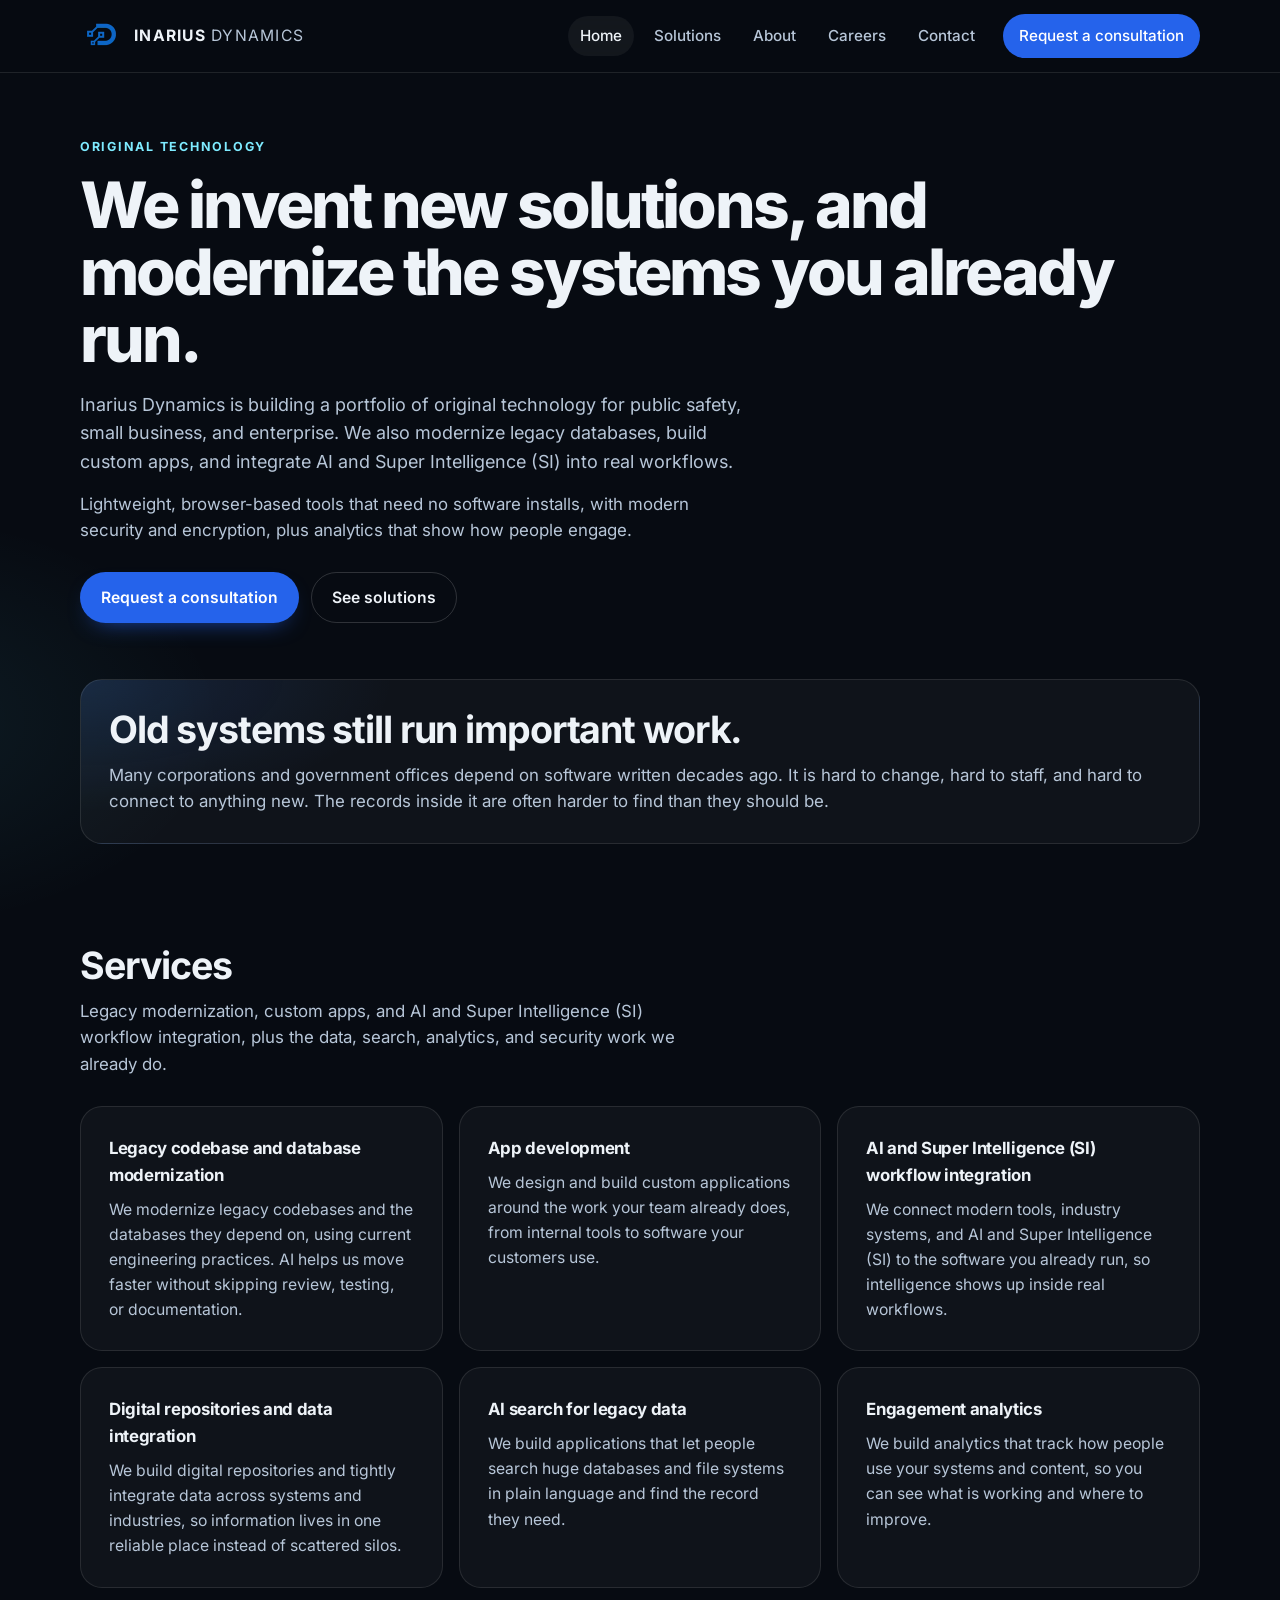
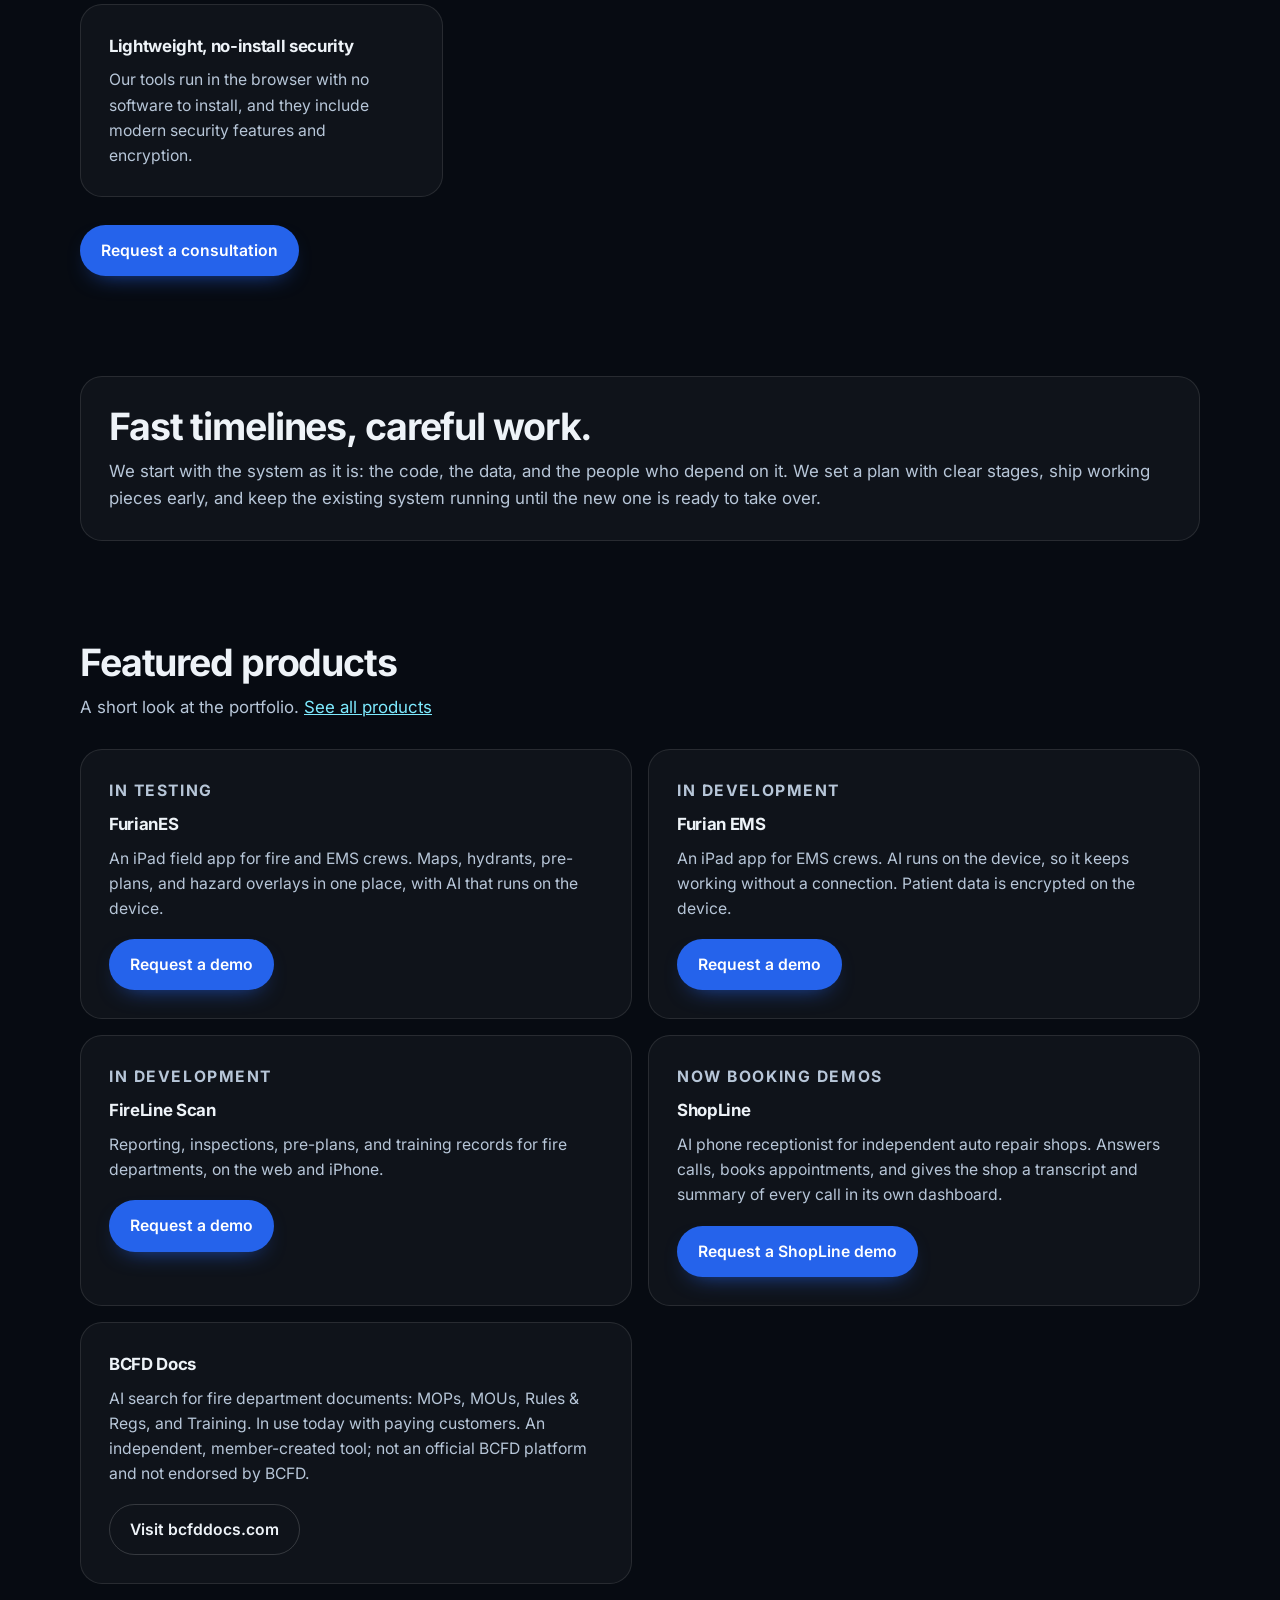
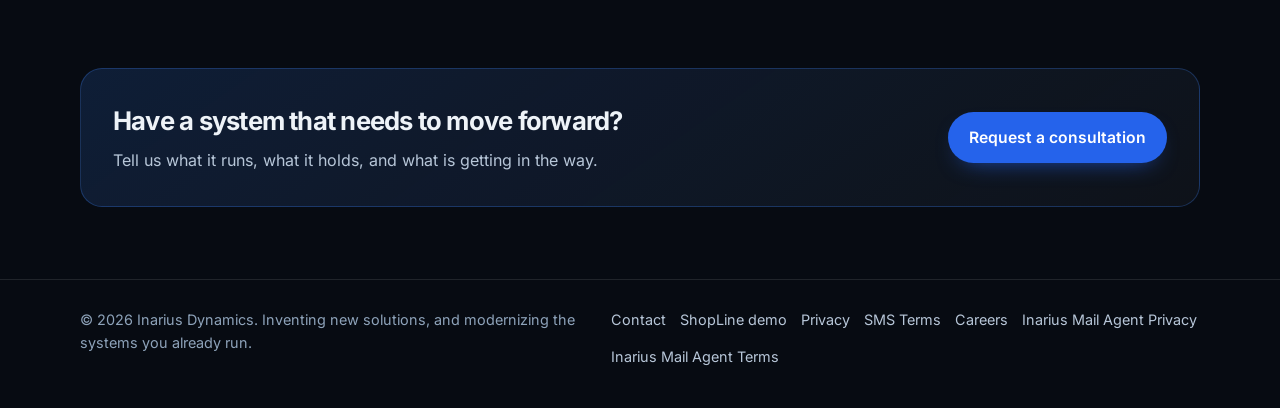
<file: index.html>
<!DOCTYPE html>
<html lang="en">
<head>
    <meta charset="UTF-8" />
    <meta name="viewport" content="width=device-width, initial-scale=1.0" />
    <title>Inarius Dynamics · Original technology and systems modernization</title>
    <meta name="description" content="Inarius Dynamics invents original technology for public safety, small business, and enterprise, and modernizes the systems organizations already run." />
    <link rel="canonical" href="https://www.inariusdynamics.com/" />
    <meta name="theme-color" content="#070b12" />
    <link rel="icon" href="/favicon.ico" sizes="any" />
    <link rel="icon" type="image/png" sizes="32x32" href="/favicon-32.png" />
    <link rel="icon" type="image/png" sizes="16x16" href="/favicon-16.png" />
    <link rel="apple-touch-icon" href="/apple-touch-icon.png" />
    <meta property="og:type" content="website" />
    <meta property="og:site_name" content="Inarius Dynamics" />
    <meta property="og:title" content="Inarius Dynamics · Original technology and systems modernization" />
    <meta property="og:description" content="Inarius Dynamics invents original technology for public safety, small business, and enterprise, and modernizes the systems organizations already run." />
    <meta property="og:url" content="https://www.inariusdynamics.com/" />
    <meta property="og:image" content="https://www.inariusdynamics.com/og-image.jpg" />
    <meta property="og:image:width" content="1200" />
    <meta property="og:image:height" content="630" />
    <meta name="twitter:card" content="summary_large_image" />
    <meta name="twitter:title" content="Inarius Dynamics · Original technology and systems modernization" />
    <meta name="twitter:description" content="Inarius Dynamics invents original technology for public safety, small business, and enterprise, and modernizes the systems organizations already run." />
    <meta name="twitter:image" content="https://www.inariusdynamics.com/og-image.jpg" />
    <script type="application/ld+json">{"@context":"https://schema.org","@graph":[{"@type":"Organization","@id":"https://www.inariusdynamics.com/#organization","name":"Inarius Dynamics","url":"https://www.inariusdynamics.com/","email":"nbstefany87@gmail.com","description":"Inarius Dynamics invents original technology for public safety, small business, and enterprise, and modernizes the systems organizations already run.","logo":"https://www.inariusdynamics.com/inarius-logo-84.webp"},{"@type":"WebSite","@id":"https://www.inariusdynamics.com/#website","url":"https://www.inariusdynamics.com/","name":"Inarius Dynamics","description":"Inarius Dynamics invents original technology for public safety, small business, and enterprise, and modernizes the systems organizations already run.","publisher":{"@id":"https://www.inariusdynamics.com/#organization"}},{"@type":"WebPage","url":"https://www.inariusdynamics.com/","name":"Inarius Dynamics · Original technology and systems modernization","description":"Inarius Dynamics invents original technology for public safety, small business, and enterprise, and modernizes the systems organizations already run.","isPartOf":{"@id":"https://www.inariusdynamics.com/#website"},"about":{"@id":"https://www.inariusdynamics.com/#organization"}}]}</script>
    <link rel="preload" href="/fonts/inter-latin-wght-normal.woff2" as="font" type="font/woff2" crossorigin />
    <link rel="stylesheet" href="/site.css" />
</head>
<body>
    <a class="skip-link" href="#main">Skip to content</a>
    <header class="site-header">
        <div class="nav-inner">
            <a class="logo" href="/">
                <img src="/inarius-logo-84.webp" alt="" width="42" height="42" />
                <span class="logo-text">Inarius <span>Dynamics</span></span>
            </a>
            <button class="nav-toggle" type="button" aria-expanded="false" aria-controls="site-nav">
                <span class="nav-toggle-bars" aria-hidden="true"></span>
                <span class="sr-only">Open menu</span>
            </button>
            <nav id="site-nav" class="nav-links" aria-label="Primary">
                <a href="/" aria-current="page">Home</a>
                <a href="/products.html">Solutions</a>
                <a href="/about.html">About</a>
                <a href="/careers.html">Careers</a>
                <a href="/contact.html">Contact</a>
                <a class="nav-cta" href="/contact.html">Request a consultation</a>
            </nav>
        </div>
    </header>

    <main id="main">
        <div class="container">
            <section class="hero hero-solo">
                <div>
                    <p class="eyebrow">Original technology</p>
                    <h1>We invent new solutions, and modernize the systems you already run.</h1>
                    <p class="lede">
                        Inarius Dynamics is building a portfolio of original technology for public safety, small business, and enterprise. We also modernize legacy databases, build custom apps, and integrate AI and Super Intelligence (SI) into real workflows.
                    </p>
                    <p class="support">Lightweight, browser-based tools that need no software installs, with modern security and encryption, plus analytics that show how people engage.</p>
                    <div class="cta-group">
                        <a class="btn btn-primary" href="/contact.html">Request a consultation</a>
                        <a class="btn btn-secondary" href="/products.html">See solutions</a>
                    </div>
                </div>
            </section>

            <section class="section" id="problem" aria-labelledby="problem-title">
                <div class="panel accent">
                    <h2 class="block-title" id="problem-title">Old systems still run important work.</h2>
                    <p class="sub">Many corporations and government offices depend on software written decades ago. It is hard to change, hard to staff, and hard to connect to anything new. The records inside it are often harder to find than they should be.</p>
                </div>
            </section>

            <section class="section" id="services" aria-labelledby="services-title">
                <div class="section-head">
                    <h2 id="services-title">Services</h2>
                    <p>Legacy modernization, custom apps, and AI and Super Intelligence (SI) workflow integration, plus the data, search, analytics, and security work we already do.</p>
                </div>
                <div class="grid-3">
                    <article class="card panel">
                        <h3>Legacy codebase and database modernization</h3>
                        <p>We modernize legacy codebases and the databases they depend on, using current engineering practices. AI helps us move faster without skipping review, testing, or documentation.</p>
                    </article>
                    <article class="card panel">
                        <h3>App development</h3>
                        <p>We design and build custom applications around the work your team already does, from internal tools to software your customers use.</p>
                    </article>
                    <article class="card panel">
                        <h3>AI and Super Intelligence (SI) workflow integration</h3>
                        <p>We connect modern tools, industry systems, and AI and Super Intelligence (SI) to the software you already run, so intelligence shows up inside real workflows.</p>
                    </article>
                    <article class="card panel">
                        <h3>Digital repositories and data integration</h3>
                        <p>We build digital repositories and tightly integrate data across systems and industries, so information lives in one reliable place instead of scattered silos.</p>
                    </article>
                    <article class="card panel">
                        <h3>AI search for legacy data</h3>
                        <p>We build applications that let people search huge databases and file systems in plain language and find the record they need.</p>
                    </article>
                    <article class="card panel">
                        <h3>Engagement analytics</h3>
                        <p>We build analytics that track how people use your systems and content, so you can see what is working and where to improve.</p>
                    </article>
                    <article class="card panel">
                        <h3>Lightweight, no-install security</h3>
                        <p>Our tools run in the browser with no software to install, and they include modern security features and encryption.</p>
                    </article>
                </div>
                <div class="cta-group">
                    <a class="btn btn-primary" href="/contact.html">Request a consultation</a>
                </div>
            </section>

            <section class="section" id="approach" aria-labelledby="approach-title">
                <div class="panel">
                    <h2 class="block-title" id="approach-title">Fast timelines, careful work.</h2>
                    <p class="sub">We start with the system as it is: the code, the data, and the people who depend on it. We set a plan with clear stages, ship working pieces early, and keep the existing system running until the new one is ready to take over.</p>
                </div>
            </section>

            <section class="section" id="products" aria-labelledby="products-title">
                <div class="section-head">
                    <h2 id="products-title">Featured products</h2>
                    <p>A short look at the portfolio. <a href="/products.html#products">See all products</a></p>
                </div>
                <div class="grid-2">
                    <article class="card panel">
                        <p class="status-label"><span class="sr-only">Status: </span>In testing</p>
                        <h3><a href="/products.html#furianes">FurianES</a></h3>
                        <p>An iPad field app for fire and EMS crews. Maps, hydrants, pre-plans, and hazard overlays in one place, with AI that runs on the device.</p>
                        <div class="cta-group">
                            <a class="btn btn-primary" href="/demo" aria-label="Request a FurianES demo">Request a demo</a>
                        </div>
                    </article>
                    <article class="card panel">
                        <p class="status-label"><span class="sr-only">Status: </span>In development</p>
                        <h3><a href="/products.html#furian-ems">Furian EMS</a></h3>
                        <p>An iPad app for EMS crews. AI runs on the device, so it keeps working without a connection. Patient data is encrypted on the device.</p>
                        <div class="cta-group">
                            <a class="btn btn-primary" href="/demo" aria-label="Request a Furian EMS demo">Request a demo</a>
                        </div>
                    </article>
                    <article class="card panel">
                        <p class="status-label"><span class="sr-only">Status: </span>In development</p>
                        <h3><a href="/products.html#fireline-scan">FireLine Scan</a></h3>
                        <p>Reporting, inspections, pre-plans, and training records for fire departments, on the web and iPhone.</p>
                        <div class="cta-group">
                            <a class="btn btn-primary" href="/demo" aria-label="Request a FireLine Scan demo">Request a demo</a>
                        </div>
                    </article>
                    <article class="card panel">
                        <p class="status-label"><span class="sr-only">Status: </span>Now booking demos</p>
                        <h3><a href="/products.html#shopline">ShopLine</a></h3>
                        <p>AI phone receptionist for independent auto repair shops. Answers calls, books appointments, and gives the shop a transcript and summary of every call in its own dashboard.</p>
                        <div class="cta-group">
                            <a class="btn btn-primary" href="/demo">Request a ShopLine demo</a>
                        </div>
                    </article>
                    <article class="card panel">
                        <h3>BCFD Docs</h3>
                        <p>AI search for fire department documents: MOPs, MOUs, Rules &amp; Regs, and Training. In use today with paying customers. An independent, member-created tool; not an official BCFD platform and not endorsed by BCFD.</p>
                        <div class="cta-group">
                            <a class="btn btn-secondary" href="https://bcfddocs.com">Visit bcfddocs.com</a>
                        </div>
                    </article>
                </div>
            </section>

            <section class="cta-band" aria-labelledby="home-cta">
                <div>
                    <h2 id="home-cta">Have a system that needs to move forward?</h2>
                    <p>Tell us what it runs, what it holds, and what is getting in the way.</p>
                </div>
                <a class="btn btn-primary" href="/contact.html">Request a consultation</a>
            </section>
        </div>
    </main>

    <footer class="site-footer">
        <div class="footer-inner">
            <p>© 2026 Inarius Dynamics. Inventing new solutions, and modernizing the systems you already run.</p>
            <div class="footer-links">
                <a href="/contact.html">Contact</a>
                <a href="/demo">ShopLine demo</a>
                <a href="/privacy">Privacy</a>
                <a href="/sms-terms">SMS Terms</a>
                <a href="/careers.html">Careers</a>
                <a href="/openclaw/privacy">Inarius Mail Agent Privacy</a>
                <a href="/openclaw/terms">Inarius Mail Agent Terms</a>
            </div>
        </div>
    </footer>
    <script src="/site.js" defer></script>
</body>
</html>
</file>
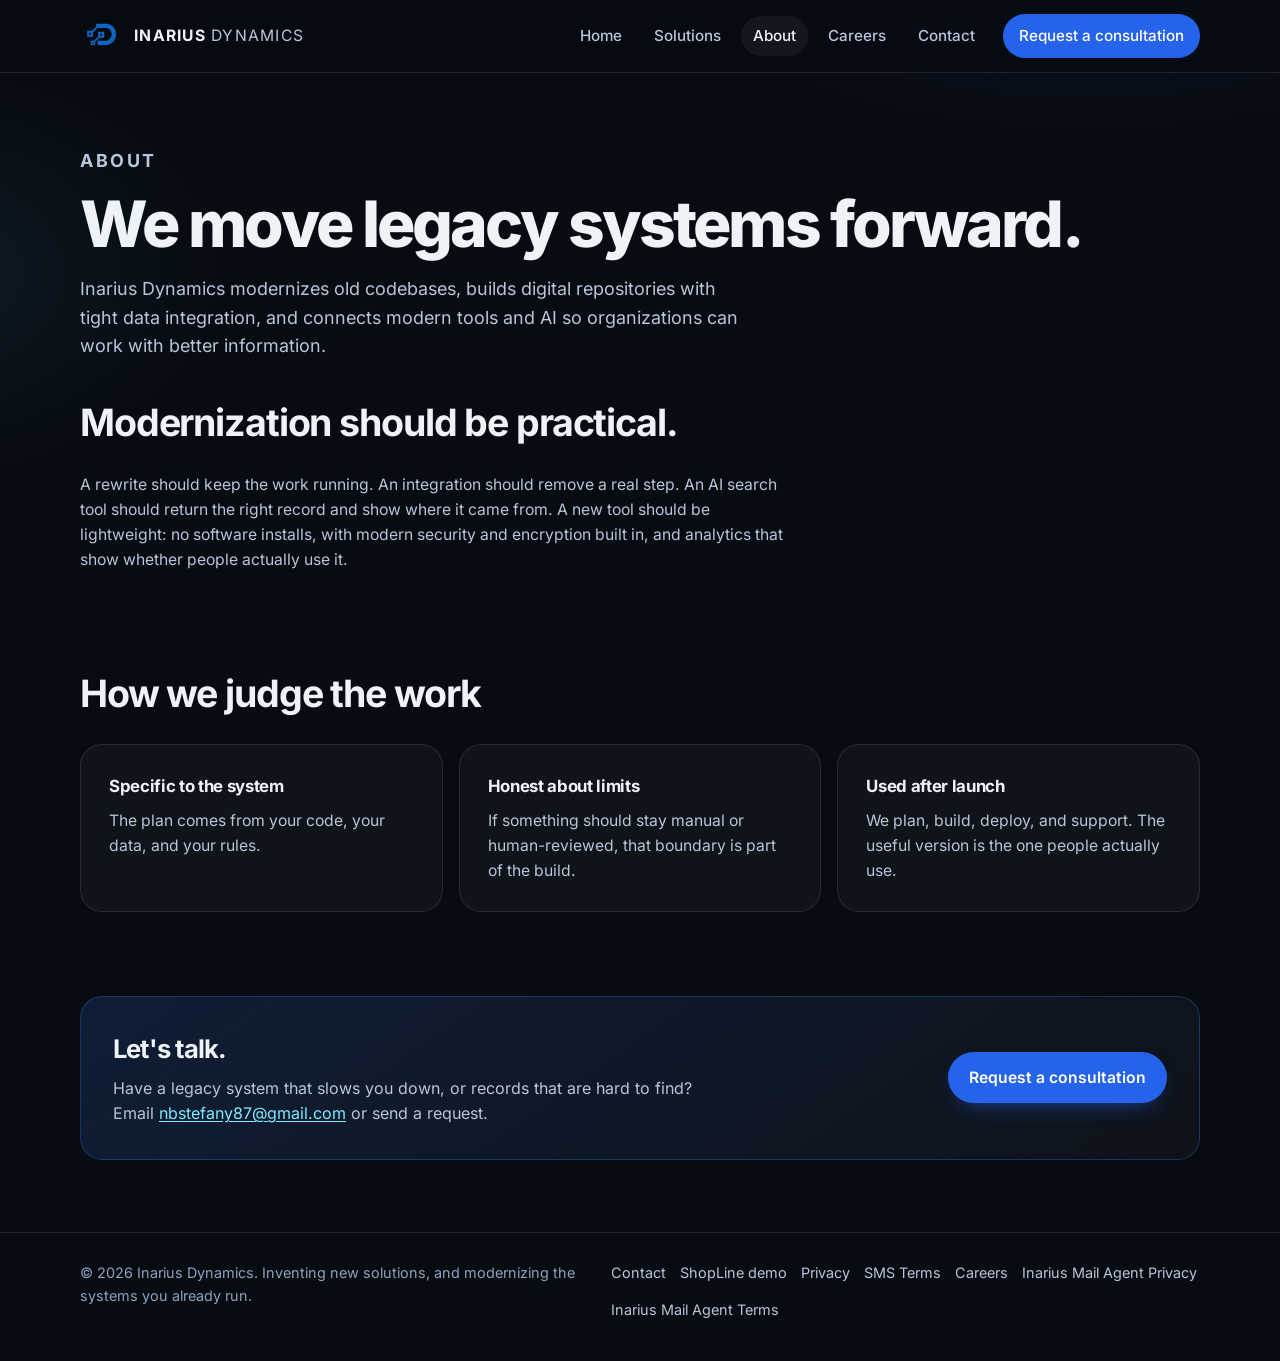
<file: about.html>
<!DOCTYPE html>
<html lang="en">
<head>
    <meta charset="UTF-8" />
    <meta name="viewport" content="width=device-width, initial-scale=1.0" />
    <title>About · Inarius Dynamics</title>
    <meta name="description" content="Inarius Dynamics invents original technology for public safety, small business, and enterprise, and modernizes the systems organizations already run." />
    <link rel="canonical" href="https://www.inariusdynamics.com/about.html" />
    <meta name="theme-color" content="#070b12" />
    <link rel="icon" href="/favicon.ico" sizes="any" />
    <link rel="icon" type="image/png" sizes="32x32" href="/favicon-32.png" />
    <link rel="icon" type="image/png" sizes="16x16" href="/favicon-16.png" />
    <link rel="apple-touch-icon" href="/apple-touch-icon.png" />
    <meta property="og:type" content="website" />
    <meta property="og:site_name" content="Inarius Dynamics" />
    <meta property="og:title" content="About · Inarius Dynamics" />
    <meta property="og:description" content="Inarius Dynamics invents original technology for public safety, small business, and enterprise, and modernizes the systems organizations already run." />
    <meta property="og:url" content="https://www.inariusdynamics.com/about.html" />
    <meta property="og:image" content="https://www.inariusdynamics.com/og-image.jpg" />
    <meta property="og:image:width" content="1200" />
    <meta property="og:image:height" content="630" />
    <meta name="twitter:card" content="summary_large_image" />
    <meta name="twitter:title" content="About · Inarius Dynamics" />
    <meta name="twitter:description" content="Inarius Dynamics invents original technology for public safety, small business, and enterprise, and modernizes the systems organizations already run." />
    <meta name="twitter:image" content="https://www.inariusdynamics.com/og-image.jpg" />
    <script type="application/ld+json">{"@context":"https://schema.org","@graph":[{"@type":"Organization","@id":"https://www.inariusdynamics.com/#organization","name":"Inarius Dynamics","url":"https://www.inariusdynamics.com/","email":"nbstefany87@gmail.com","description":"Inarius Dynamics invents original technology for public safety, small business, and enterprise, and modernizes the systems organizations already run.","logo":"https://www.inariusdynamics.com/inarius-logo-84.webp"},{"@type":"WebSite","@id":"https://www.inariusdynamics.com/#website","url":"https://www.inariusdynamics.com/","name":"Inarius Dynamics","description":"Inarius Dynamics invents original technology for public safety, small business, and enterprise, and modernizes the systems organizations already run.","publisher":{"@id":"https://www.inariusdynamics.com/#organization"}},{"@type":"WebPage","url":"https://www.inariusdynamics.com/about.html","name":"About · Inarius Dynamics","description":"Inarius Dynamics invents original technology for public safety, small business, and enterprise, and modernizes the systems organizations already run.","isPartOf":{"@id":"https://www.inariusdynamics.com/#website"},"about":{"@id":"https://www.inariusdynamics.com/#organization"}}]}</script>
    <link rel="preload" href="/fonts/inter-latin-wght-normal.woff2" as="font" type="font/woff2" crossorigin />
    <link rel="stylesheet" href="/site.css" />
</head>
<body>
    <a class="skip-link" href="#main">Skip to content</a>
    <header class="site-header">
        <div class="nav-inner">
            <a class="logo" href="/">
                <img src="/inarius-logo-84.webp" alt="" width="42" height="42" />
                <span class="logo-text">Inarius <span>Dynamics</span></span>
            </a>
            <button class="nav-toggle" type="button" aria-expanded="false" aria-controls="site-nav">
                <span class="nav-toggle-bars" aria-hidden="true"></span>
                <span class="sr-only">Open menu</span>
            </button>
            <nav id="site-nav" class="nav-links" aria-label="Primary">
                <a href="/">Home</a>
                <a href="/products.html">Solutions</a>
                <a href="/about.html" aria-current="page">About</a>
                <a href="/careers.html">Careers</a>
                <a href="/contact.html">Contact</a>
                <a class="nav-cta" href="/contact.html">Request a consultation</a>
            </nav>
        </div>
    </header>

    <main id="main">
        <div class="container">
            <section class="page-hero">
                <p class="eyebrow">About</p>
                <h1>We move legacy systems forward.</h1>
                <p>Inarius Dynamics modernizes old codebases, builds digital repositories with tight data integration, and connects modern tools and AI so organizations can work with better information.</p>
            </section>

            <section class="section" aria-labelledby="believe-title">
                <div class="section-head">
                    <h2 id="believe-title">Modernization should be practical.</h2>
                </div>
                <div class="prose">
                    <p>A rewrite should keep the work running. An integration should remove a real step. An AI search tool should return the right record and show where it came from. A new tool should be lightweight: no software installs, with modern security and encryption built in, and analytics that show whether people actually use it.</p>
                </div>
            </section>

            <section class="section" aria-labelledby="principles-title">
                <div class="section-head">
                    <h2 id="principles-title">How we judge the work</h2>
                </div>
                <div class="grid-3">
                    <article class="card panel">
                        <h3>Specific to the system</h3>
                        <p>The plan comes from your code, your data, and your rules.</p>
                    </article>
                    <article class="card panel">
                        <h3>Honest about limits</h3>
                        <p>If something should stay manual or human-reviewed, that boundary is part of the build.</p>
                    </article>
                    <article class="card panel">
                        <h3>Used after launch</h3>
                        <p>We plan, build, deploy, and support. The useful version is the one people actually use.</p>
                    </article>
                </div>
            </section>

            <section class="cta-band" aria-labelledby="about-cta">
                <div>
                    <h2 id="about-cta">Let's talk.</h2>
                    <p>Have a legacy system that slows you down, or records that are hard to find? Email <a href="mailto:nbstefany87@gmail.com">nbstefany87@gmail.com</a> or send a request.</p>
                </div>
                <a class="btn btn-primary" href="/contact.html">Request a consultation</a>
            </section>
        </div>
    </main>

    <footer class="site-footer">
        <div class="footer-inner">
            <p>© 2026 Inarius Dynamics. Inventing new solutions, and modernizing the systems you already run.</p>
            <div class="footer-links">
                <a href="/contact.html">Contact</a>
                <a href="/demo">ShopLine demo</a>
                <a href="/privacy">Privacy</a>
                <a href="/sms-terms">SMS Terms</a>
                <a href="/careers.html">Careers</a>
                <a href="/openclaw/privacy">Inarius Mail Agent Privacy</a>
                <a href="/openclaw/terms">Inarius Mail Agent Terms</a>
            </div>
        </div>
    </footer>
    <script src="/site.js" defer></script>
</body>
</html>
</file>
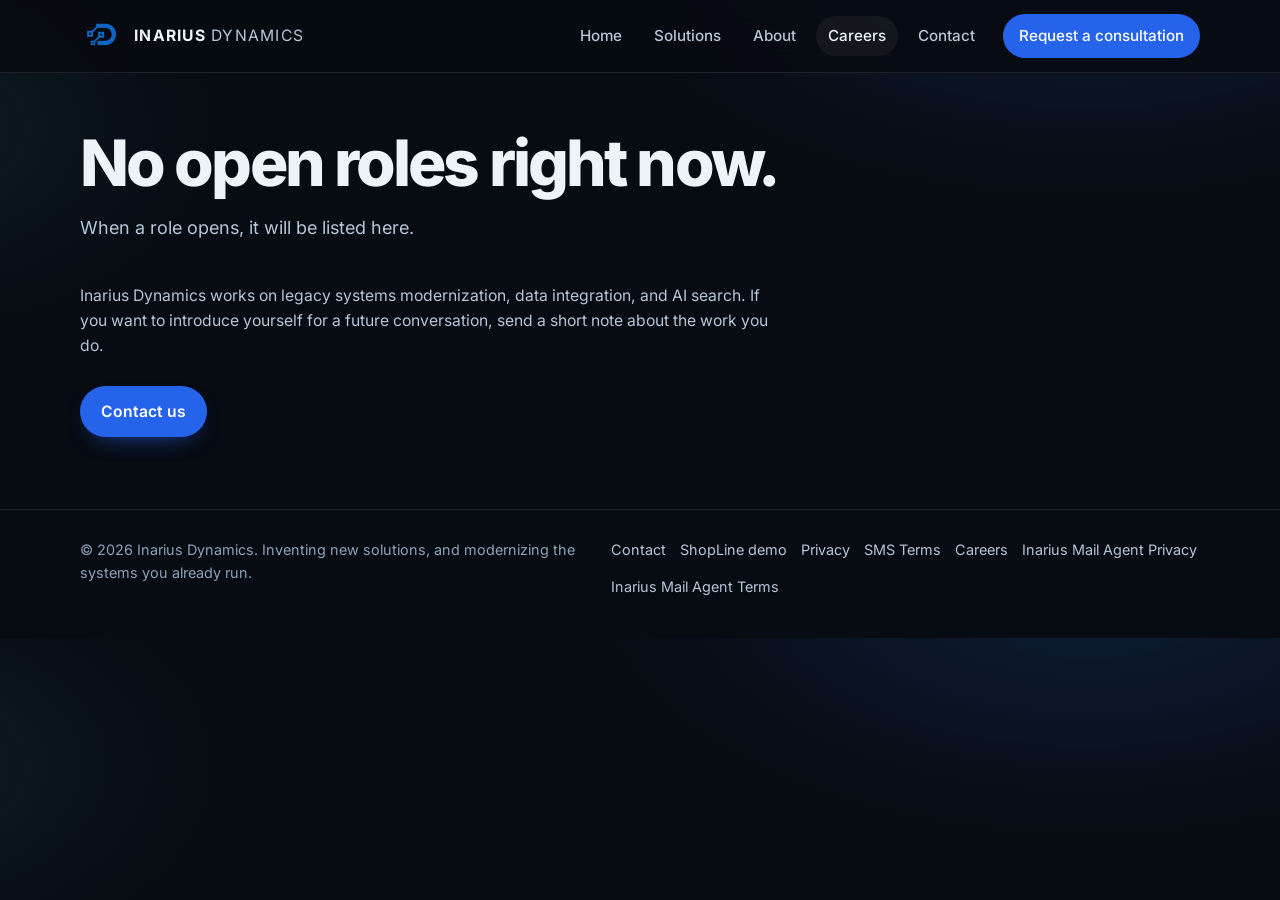
<file: careers.html>
<!DOCTYPE html>
<html lang="en">
<head>
    <meta charset="UTF-8" />
    <meta name="viewport" content="width=device-width, initial-scale=1.0" />
    <title>Careers · Inarius Dynamics</title>
    <meta name="description" content="Careers at Inarius Dynamics. No open roles are posted right now." />
    <link rel="canonical" href="https://www.inariusdynamics.com/careers.html" />
    <meta name="theme-color" content="#070b12" />
    <link rel="icon" href="/favicon.ico" sizes="any" />
    <link rel="icon" type="image/png" sizes="32x32" href="/favicon-32.png" />
    <link rel="icon" type="image/png" sizes="16x16" href="/favicon-16.png" />
    <link rel="apple-touch-icon" href="/apple-touch-icon.png" />
    <meta property="og:type" content="website" />
    <meta property="og:site_name" content="Inarius Dynamics" />
    <meta property="og:title" content="Careers · Inarius Dynamics" />
    <meta property="og:description" content="Careers at Inarius Dynamics. No open roles are posted right now." />
    <meta property="og:url" content="https://www.inariusdynamics.com/careers.html" />
    <meta property="og:image" content="https://www.inariusdynamics.com/og-image.jpg" />
    <meta property="og:image:width" content="1200" />
    <meta property="og:image:height" content="630" />
    <meta name="twitter:card" content="summary_large_image" />
    <meta name="twitter:title" content="Careers · Inarius Dynamics" />
    <meta name="twitter:description" content="Careers at Inarius Dynamics. No open roles are posted right now." />
    <meta name="twitter:image" content="https://www.inariusdynamics.com/og-image.jpg" />
    <script type="application/ld+json">{"@context":"https://schema.org","@graph":[{"@type":"Organization","@id":"https://www.inariusdynamics.com/#organization","name":"Inarius Dynamics","url":"https://www.inariusdynamics.com/","email":"nbstefany87@gmail.com","description":"Inarius Dynamics invents original technology for public safety, small business, and enterprise, and modernizes the systems organizations already run.","logo":"https://www.inariusdynamics.com/inarius-logo-84.webp"},{"@type":"WebSite","@id":"https://www.inariusdynamics.com/#website","url":"https://www.inariusdynamics.com/","name":"Inarius Dynamics","description":"Inarius Dynamics invents original technology for public safety, small business, and enterprise, and modernizes the systems organizations already run.","publisher":{"@id":"https://www.inariusdynamics.com/#organization"}},{"@type":"WebPage","url":"https://www.inariusdynamics.com/careers.html","name":"Careers · Inarius Dynamics","description":"Careers at Inarius Dynamics. No open roles are posted right now.","isPartOf":{"@id":"https://www.inariusdynamics.com/#website"},"about":{"@id":"https://www.inariusdynamics.com/#organization"}}]}</script>
    <link rel="preload" href="/fonts/inter-latin-wght-normal.woff2" as="font" type="font/woff2" crossorigin />
    <link rel="stylesheet" href="/site.css" />
</head>
<body>
    <a class="skip-link" href="#main">Skip to content</a>
    <header class="site-header">
        <div class="nav-inner">
            <a class="logo" href="/">
                <img src="/inarius-logo-84.webp" alt="" width="42" height="42" />
                <span class="logo-text">Inarius <span>Dynamics</span></span>
            </a>
            <button class="nav-toggle" type="button" aria-expanded="false" aria-controls="site-nav">
                <span class="nav-toggle-bars" aria-hidden="true"></span>
                <span class="sr-only">Open menu</span>
            </button>
            <nav id="site-nav" class="nav-links" aria-label="Primary">
                <a href="/">Home</a>
                <a href="/products.html">Solutions</a>
                <a href="/about.html">About</a>
                <a href="/careers.html" aria-current="page">Careers</a>
                <a href="/contact.html">Contact</a>
                <a class="nav-cta" href="/contact.html">Request a consultation</a>
            </nav>
        </div>
    </header>

    <main id="main">
        <div class="container">
            <section class="page-hero">
                <h1>No open roles right now.</h1>
                <p>When a role opens, it will be listed here.</p>
            </section>

            <section class="section prose">
                <p>Inarius Dynamics works on legacy systems modernization, data integration, and AI search. If you want to introduce yourself for a future conversation, send a short note about the work you do.</p>
                <div class="cta-group">
                    <a class="btn btn-primary" href="/contact.html">Contact us</a>
                </div>
            </section>
        </div>
    </main>

    <footer class="site-footer">
        <div class="footer-inner">
            <p>© 2026 Inarius Dynamics. Inventing new solutions, and modernizing the systems you already run.</p>
            <div class="footer-links">
                <a href="/contact.html">Contact</a>
                <a href="/demo">ShopLine demo</a>
                <a href="/privacy">Privacy</a>
                <a href="/sms-terms">SMS Terms</a>
                <a href="/careers.html">Careers</a>
                <a href="/openclaw/privacy">Inarius Mail Agent Privacy</a>
                <a href="/openclaw/terms">Inarius Mail Agent Terms</a>
            </div>
        </div>
    </footer>
    <script src="/site.js" defer></script>
</body>
</html>
</file>
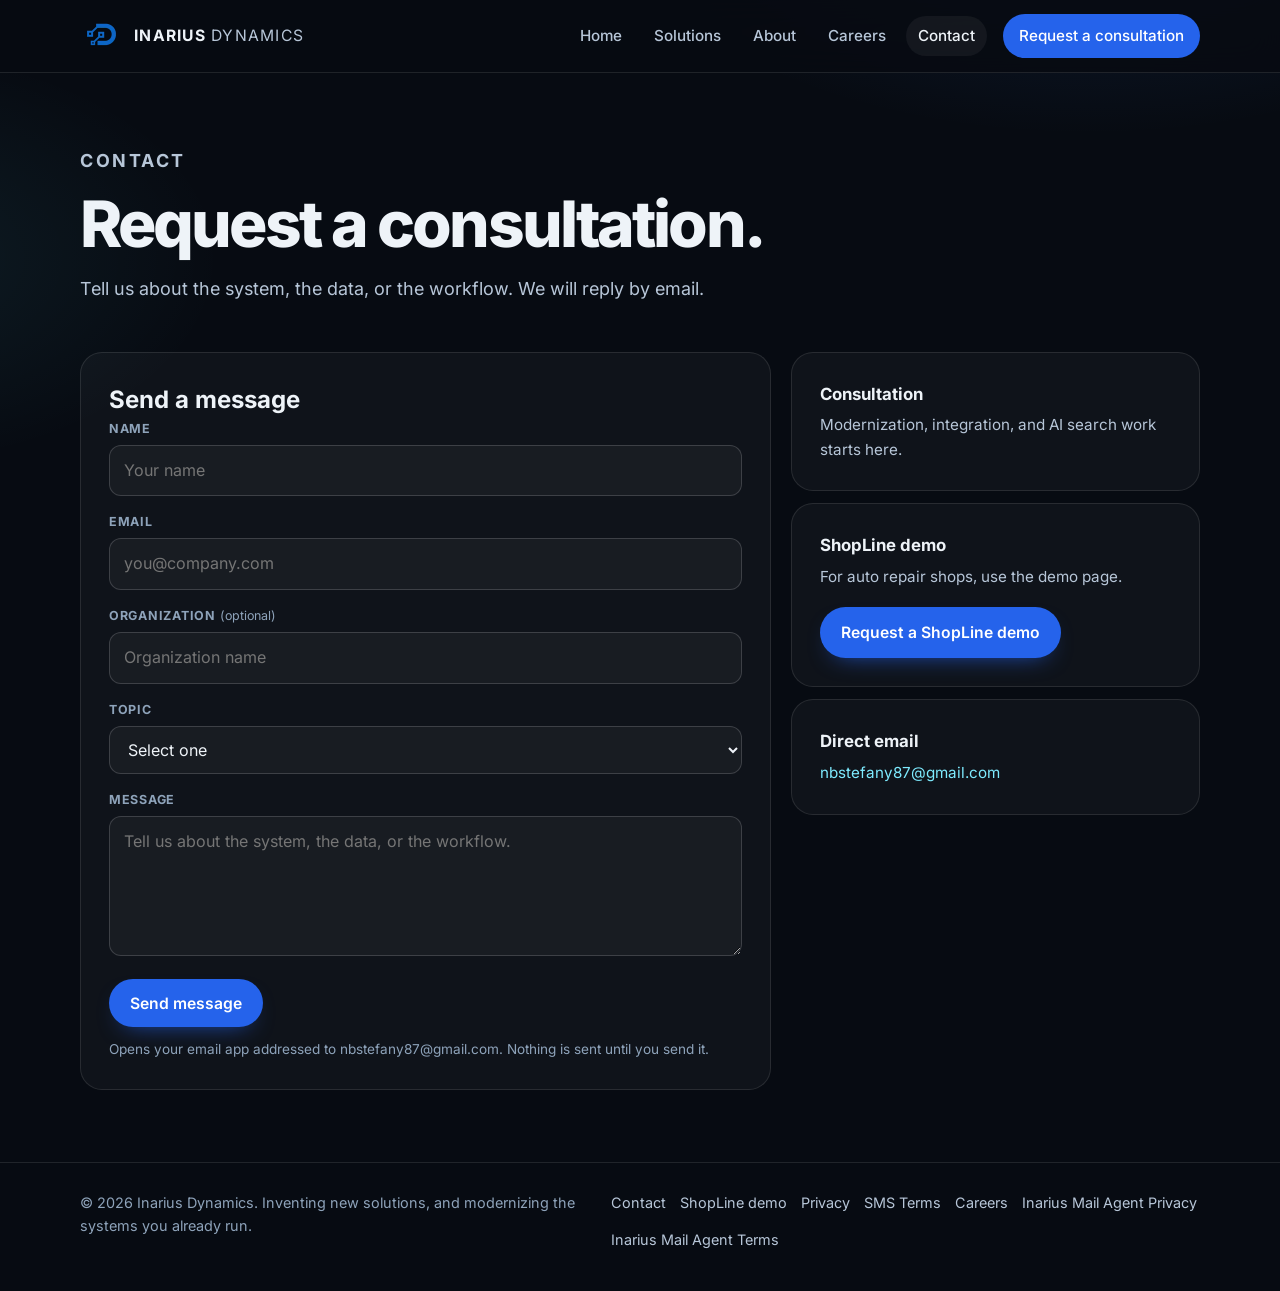
<file: contact.html>
<!DOCTYPE html>
<html lang="en">
<head>
    <meta charset="UTF-8" />
    <meta name="viewport" content="width=device-width, initial-scale=1.0" />
    <title>Contact · Inarius Dynamics</title>
    <meta name="description" content="Request a consultation about legacy modernization, data integration, or AI search. Email nbstefany87@gmail.com." />
    <link rel="canonical" href="https://www.inariusdynamics.com/contact.html" />
    <meta name="theme-color" content="#070b12" />
    <link rel="icon" href="/favicon.ico" sizes="any" />
    <link rel="icon" type="image/png" sizes="32x32" href="/favicon-32.png" />
    <link rel="icon" type="image/png" sizes="16x16" href="/favicon-16.png" />
    <link rel="apple-touch-icon" href="/apple-touch-icon.png" />
    <meta property="og:type" content="website" />
    <meta property="og:site_name" content="Inarius Dynamics" />
    <meta property="og:title" content="Contact · Inarius Dynamics" />
    <meta property="og:description" content="Request a consultation about legacy modernization, data integration, or AI search. Email nbstefany87@gmail.com." />
    <meta property="og:url" content="https://www.inariusdynamics.com/contact.html" />
    <meta property="og:image" content="https://www.inariusdynamics.com/og-image.jpg" />
    <meta property="og:image:width" content="1200" />
    <meta property="og:image:height" content="630" />
    <meta name="twitter:card" content="summary_large_image" />
    <meta name="twitter:title" content="Contact · Inarius Dynamics" />
    <meta name="twitter:description" content="Request a consultation about legacy modernization, data integration, or AI search. Email nbstefany87@gmail.com." />
    <meta name="twitter:image" content="https://www.inariusdynamics.com/og-image.jpg" />
    <script type="application/ld+json">{"@context":"https://schema.org","@graph":[{"@type":"Organization","@id":"https://www.inariusdynamics.com/#organization","name":"Inarius Dynamics","url":"https://www.inariusdynamics.com/","email":"nbstefany87@gmail.com","description":"Inarius Dynamics invents original technology for public safety, small business, and enterprise, and modernizes the systems organizations already run.","logo":"https://www.inariusdynamics.com/inarius-logo-84.webp"},{"@type":"WebSite","@id":"https://www.inariusdynamics.com/#website","url":"https://www.inariusdynamics.com/","name":"Inarius Dynamics","description":"Inarius Dynamics invents original technology for public safety, small business, and enterprise, and modernizes the systems organizations already run.","publisher":{"@id":"https://www.inariusdynamics.com/#organization"}},{"@type":"WebPage","url":"https://www.inariusdynamics.com/contact.html","name":"Contact · Inarius Dynamics","description":"Request a consultation about legacy modernization, data integration, or AI search. Email nbstefany87@gmail.com.","isPartOf":{"@id":"https://www.inariusdynamics.com/#website"},"about":{"@id":"https://www.inariusdynamics.com/#organization"}}]}</script>
    <link rel="preload" href="/fonts/inter-latin-wght-normal.woff2" as="font" type="font/woff2" crossorigin />
    <link rel="stylesheet" href="/site.css" />
</head>
<body>
    <a class="skip-link" href="#main">Skip to content</a>
    <header class="site-header">
        <div class="nav-inner">
            <a class="logo" href="/">
                <img src="/inarius-logo-84.webp" alt="" width="42" height="42" />
                <span class="logo-text">Inarius <span>Dynamics</span></span>
            </a>
            <button class="nav-toggle" type="button" aria-expanded="false" aria-controls="site-nav">
                <span class="nav-toggle-bars" aria-hidden="true"></span>
                <span class="sr-only">Open menu</span>
            </button>
            <nav id="site-nav" class="nav-links" aria-label="Primary">
                <a href="/">Home</a>
                <a href="/products.html">Solutions</a>
                <a href="/about.html">About</a>
                <a href="/careers.html">Careers</a>
                <a href="/contact.html" aria-current="page">Contact</a>
                <a class="nav-cta" href="/contact.html">Request a consultation</a>
            </nav>
        </div>
    </header>

    <main id="main">
        <div class="container">
            <section class="page-hero">
                <p class="eyebrow">Contact</p>
                <h1>Request a consultation.</h1>
                <p>
                    Tell us about the system, the data, or the workflow. We will reply by email.
                </p>
            </section>

            <div class="contact-grid">
                <div class="panel" id="contact-form-wrap">
                    <div id="form-panel">
                        <h2>Send a message</h2>
                        <form id="contact-form" novalidate>
                            <div class="field" data-field="name">
                                <label for="name">Name</label>
                                <input id="name" name="name" type="text" autocomplete="name" required placeholder="Your name" />
                                <div class="error">Please enter your name.</div>
                            </div>
                            <div class="field" data-field="email">
                                <label for="email">Email</label>
                                <input id="email" name="email" type="email" autocomplete="email" required placeholder="you@company.com" />
                                <div class="error">Please enter a valid email.</div>
                            </div>
                            <div class="field" data-field="org">
                                <label for="org">Organization <span class="optional">(optional)</span></label>
                                <input id="org" name="org" type="text" autocomplete="organization" placeholder="Organization name" />
                            </div>
                            <div class="field" data-field="interest">
                                <label for="interest">Topic</label>
                                <select id="interest" name="interest" required>
                                    <option value="">Select one</option>
                                    <option value="modernization">Legacy codebase modernization</option>
                                    <option value="repository">Digital repository or data integration</option>
                                    <option value="tools">Tool or industry integration</option>
                                    <option value="search">AI search for legacy data</option>
                                    <option value="analytics">Engagement analytics</option>
                                    <option value="shopline">ShopLine</option>
                                    <option value="bcfd">BCFD Docs</option>
                                    <option value="other">Something else</option>
                                </select>
                                <div class="error">Please choose a topic.</div>
                            </div>
                            <div class="field" data-field="message">
                                <label for="message">Message</label>
                                <textarea id="message" name="message" required placeholder="Tell us about the system, the data, or the workflow."></textarea>
                                <div class="error">Please add a short message.</div>
                            </div>
                            <button type="submit" class="btn btn-primary" id="submit-btn">Send message</button>
                            <p class="form-note">Opens your email app addressed to nbstefany87@gmail.com. Nothing is sent until you send it.</p>
                        </form>
                    </div>
                    <div class="success-state" id="success-state" aria-live="polite">
                        <h3>Almost there</h3>
                        <p class="sub">Your email app should open with the message filled in. Send it, and we will take it from there.</p>
                    </div>
                </div>

                <div class="side-stack">
                    <article class="info-card panel">
                        <h3>Consultation</h3>
                        <p>Modernization, integration, and AI search work starts here.</p>
                    </article>
                    <article class="info-card panel">
                        <h3>ShopLine demo</h3>
                        <p>For auto repair shops, use the demo page.</p>
                        <div class="cta-group">
                            <a class="btn btn-primary" href="/demo">Request a ShopLine demo</a>
                        </div>
                    </article>
                    <article class="info-card panel">
                        <h3>Direct email</h3>
                        <p><a id="direct-email" href="mailto:nbstefany87@gmail.com">nbstefany87@gmail.com</a></p>
                    </article>
                </div>
            </div>
        </div>
    </main>

    <footer class="site-footer">
        <div class="footer-inner">
            <p>© 2026 Inarius Dynamics. Inventing new solutions, and modernizing the systems you already run.</p>
            <div class="footer-links">
                <a href="/contact.html">Contact</a>
                <a href="/demo">ShopLine demo</a>
                <a href="/privacy">Privacy</a>
                <a href="/sms-terms">SMS Terms</a>
                <a href="/careers.html">Careers</a>
                <a href="/openclaw/privacy">Inarius Mail Agent Privacy</a>
                <a href="/openclaw/terms">Inarius Mail Agent Terms</a>
            </div>
        </div>
    </footer>
    <script src="/site.js" defer></script>
    <script>
        (function () {
            var CONTACT_EMAIL = 'nbstefany87@gmail.com';
            var form = document.getElementById('contact-form');
            var success = document.getElementById('success-state');
            var direct = document.getElementById('direct-email');
            if (direct) {
                direct.href = 'mailto:' + CONTACT_EMAIL;
                direct.textContent = CONTACT_EMAIL;
            }

            var topics = {
                modernization: 'Legacy codebase modernization',
                repository: 'Digital repository or data integration',
                tools: 'Tool or industry integration',
                search: 'AI search for legacy data',
                analytics: 'Engagement analytics',
                shopline: 'ShopLine',
                bcfd: 'BCFD Docs',
                other: 'Something else'
            };

            var params = new URLSearchParams(window.location.search);
            var topic = params.get('topic');
            if (topic && topics[topic] && form.interest) {
                form.interest.value = topic;
                var wrap = document.getElementById('contact-form-wrap');
                if (wrap) wrap.scrollIntoView({ block: 'start' });
            }

            function setError(name, on) {
                var field = form.querySelector('[data-field="' + name + '"]');
                if (field) field.classList.toggle('has-error', !!on);
            }

            function validEmail(value) {
                return /^[^\s@]+@[^\s@]+\.[^\s@]+$/.test(value);
            }

            form.addEventListener('submit', function (event) {
                event.preventDefault();
                var name = form.name.value.trim();
                var email = form.email.value.trim();
                var org = form.org.value.trim();
                var interest = form.interest.value;
                var message = form.message.value.trim();

                setError('name', !name);
                setError('email', !email || !validEmail(email));
                setError('interest', !interest);
                setError('message', !message);
                if (!name || !email || !validEmail(email) || !interest || !message) return;

                var interestLabel = topics[interest] || interest;
                var subject = encodeURIComponent('Inarius Dynamics — ' + interestLabel);
                var body = encodeURIComponent(
                    'Name: ' + name + '\n' +
                    'Email: ' + email + '\n' +
                    (org ? 'Organization: ' + org + '\n' : '') +
                    'Topic: ' + interestLabel + '\n\n' +
                    message
                );
                window.location.href = 'mailto:' + CONTACT_EMAIL + '?subject=' + subject + '&body=' + body;
                form.classList.add('is-hidden');
                success.classList.add('is-visible');
            });
        })();
    </script>
</body>
</html>
</file>
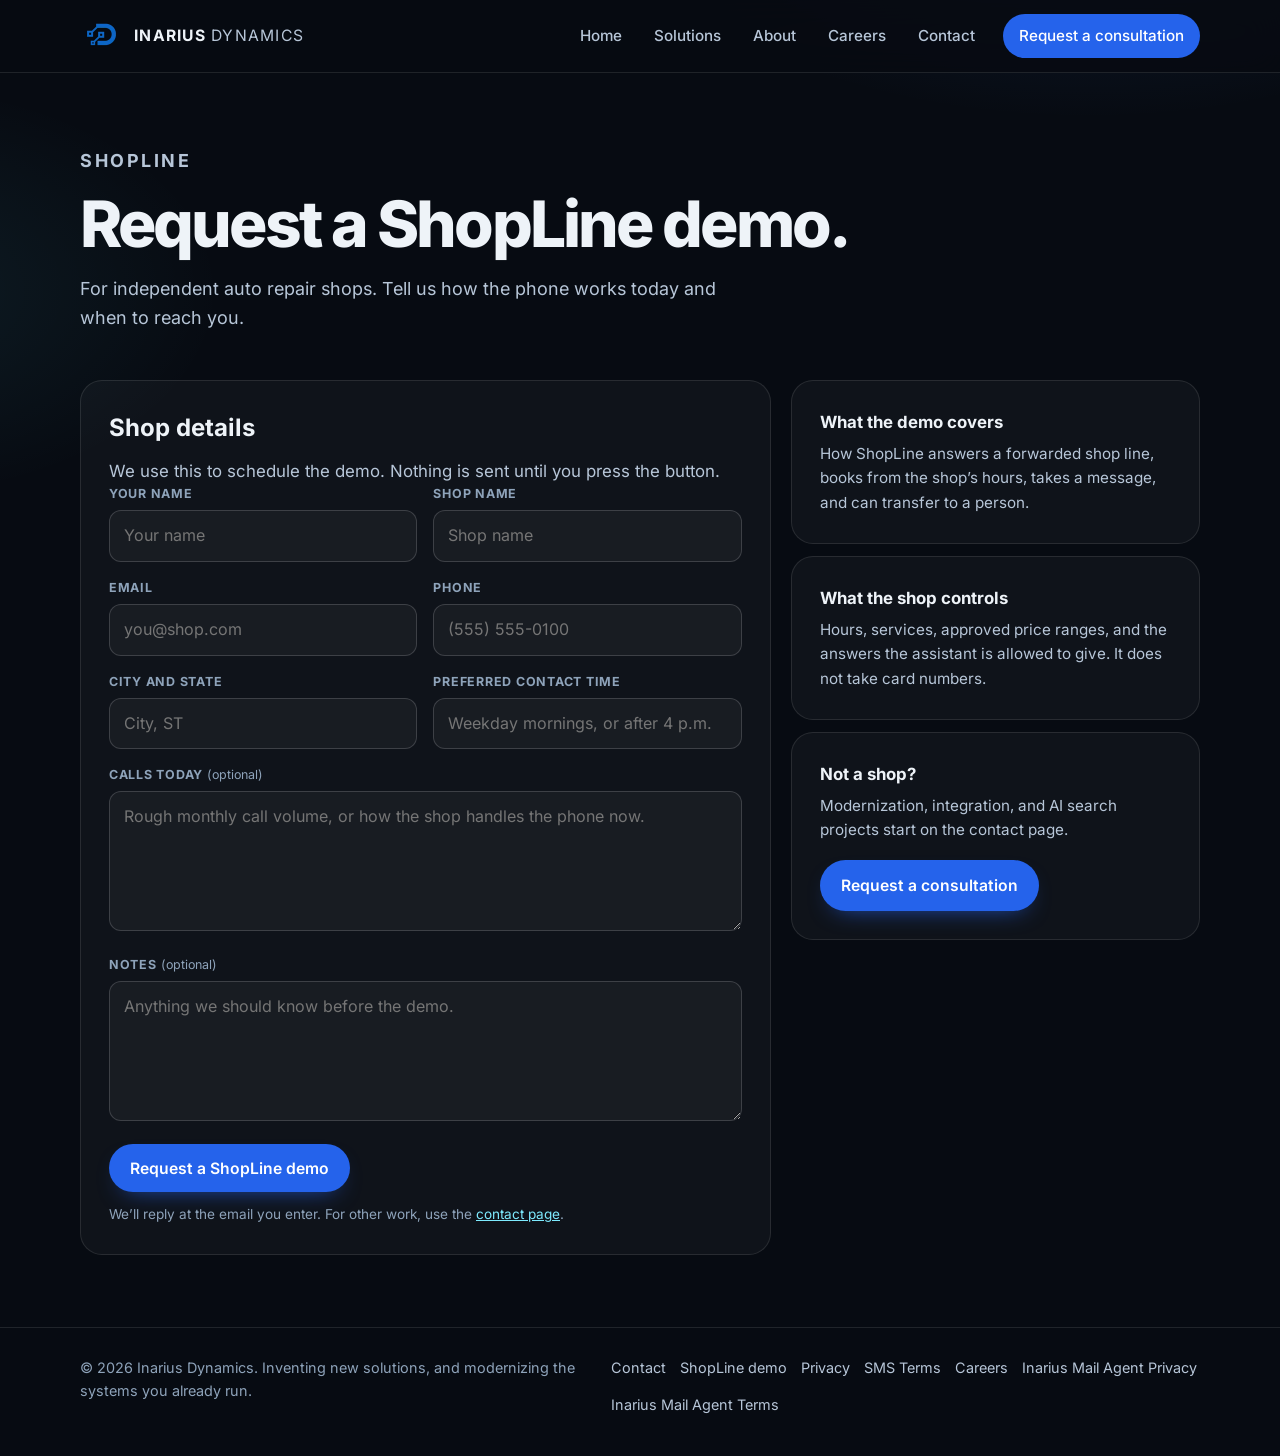
<file: demo.html>
<!DOCTYPE html>
<html lang="en">
<head>
    <meta charset="UTF-8" />
    <meta name="viewport" content="width=device-width, initial-scale=1.0" />
    <title>Request a ShopLine demo · Inarius Dynamics</title>
    <meta name="description" content="Request a ShopLine demo for your auto repair shop. Tell us how calls are handled today and when to reach you." />
    <link rel="canonical" href="https://www.inariusdynamics.com/demo" />
    <meta name="theme-color" content="#070b12" />
    <link rel="icon" href="/favicon.ico" sizes="any" />
    <link rel="icon" type="image/png" sizes="32x32" href="/favicon-32.png" />
    <link rel="icon" type="image/png" sizes="16x16" href="/favicon-16.png" />
    <link rel="apple-touch-icon" href="/apple-touch-icon.png" />
    <meta property="og:type" content="website" />
    <meta property="og:site_name" content="Inarius Dynamics" />
    <meta property="og:title" content="Request a ShopLine demo · Inarius Dynamics" />
    <meta property="og:description" content="Request a ShopLine demo for your auto repair shop. Tell us how calls are handled today and when to reach you." />
    <meta property="og:url" content="https://www.inariusdynamics.com/demo" />
    <meta property="og:image" content="https://www.inariusdynamics.com/og-image.jpg" />
    <meta property="og:image:width" content="1200" />
    <meta property="og:image:height" content="630" />
    <meta name="twitter:card" content="summary_large_image" />
    <meta name="twitter:title" content="Request a ShopLine demo · Inarius Dynamics" />
    <meta name="twitter:description" content="Request a ShopLine demo for your auto repair shop. Tell us how calls are handled today and when to reach you." />
    <meta name="twitter:image" content="https://www.inariusdynamics.com/og-image.jpg" />
    <script type="application/ld+json">{"@context":"https://schema.org","@graph":[{"@type":"Organization","@id":"https://www.inariusdynamics.com/#organization","name":"Inarius Dynamics","url":"https://www.inariusdynamics.com/","email":"nbstefany87@gmail.com","description":"Inarius Dynamics invents original technology for public safety, small business, and enterprise, and modernizes the systems organizations already run.","logo":"https://www.inariusdynamics.com/inarius-logo-84.webp"},{"@type":"WebSite","@id":"https://www.inariusdynamics.com/#website","url":"https://www.inariusdynamics.com/","name":"Inarius Dynamics","description":"Inarius Dynamics invents original technology for public safety, small business, and enterprise, and modernizes the systems organizations already run.","publisher":{"@id":"https://www.inariusdynamics.com/#organization"}},{"@type":"WebPage","url":"https://www.inariusdynamics.com/demo","name":"Request a ShopLine demo · Inarius Dynamics","description":"Request a ShopLine demo for your auto repair shop. Tell us how calls are handled today and when to reach you.","isPartOf":{"@id":"https://www.inariusdynamics.com/#website"},"about":{"@id":"https://www.inariusdynamics.com/#organization"}}]}</script>
    <link rel="preload" href="/fonts/inter-latin-wght-normal.woff2" as="font" type="font/woff2" crossorigin />
    <link rel="stylesheet" href="/site.css" />
</head>
<body>
    <a class="skip-link" href="#main">Skip to content</a>
    <header class="site-header">
        <div class="nav-inner">
            <a class="logo" href="/">
                <img src="/inarius-logo-84.webp" alt="" width="42" height="42" />
                <span class="logo-text">Inarius <span>Dynamics</span></span>
            </a>
            <button class="nav-toggle" type="button" aria-expanded="false" aria-controls="site-nav">
                <span class="nav-toggle-bars" aria-hidden="true"></span>
                <span class="sr-only">Open menu</span>
            </button>
            <nav id="site-nav" class="nav-links" aria-label="Primary">
                <a href="/">Home</a>
                <a href="/products.html">Solutions</a>
                <a href="/about.html">About</a>
                <a href="/careers.html">Careers</a>
                <a href="/contact.html">Contact</a>
                <a class="nav-cta" href="/contact.html">Request a consultation</a>
            </nav>
        </div>
    </header>

    <main id="main">
        <div class="container">
            <section class="page-hero">
                <p class="eyebrow">ShopLine</p>
                <h1>Request a ShopLine demo.</h1>
                <p>
                    For independent auto repair shops. Tell us how the phone works today and when to reach you.
                </p>
            </section>

            <div class="contact-grid">
                <div class="panel">
                    <div id="form-panel">
                        <h2>Shop details</h2>
                        <p class="sub">We use this to schedule the demo. Nothing is sent until you press the button.</p>
                        <form id="demo-form" novalidate>
                            <div class="hp-field" aria-hidden="true">
                                <label for="company_website">Company website</label>
                                <input id="company_website" name="company_website" type="text" tabindex="-1" autocomplete="off" />
                            </div>
                            <div class="form-row">
                                <div class="field" data-field="name">
                                    <label for="name">Your name</label>
                                    <input id="name" name="name" type="text" autocomplete="name" required placeholder="Your name" />
                                    <div class="error">Enter your name.</div>
                                </div>
                                <div class="field" data-field="shop">
                                    <label for="shop">Shop name</label>
                                    <input id="shop" name="shop" type="text" autocomplete="organization" required placeholder="Shop name" />
                                    <div class="error">Enter the shop name.</div>
                                </div>
                            </div>
                            <div class="form-row">
                                <div class="field" data-field="email">
                                    <label for="email">Email</label>
                                    <input id="email" name="email" type="email" autocomplete="email" required placeholder="you@shop.com" />
                                    <div class="error">Enter a valid email.</div>
                                </div>
                                <div class="field" data-field="phone">
                                    <label for="phone">Phone</label>
                                    <input id="phone" name="phone" type="tel" autocomplete="tel" required inputmode="tel" placeholder="(555) 555-0100" />
                                    <div class="error">Enter a phone number with at least 10 digits.</div>
                                </div>
                            </div>
                            <div class="form-row">
                                <div class="field" data-field="location">
                                    <label for="location">City and state</label>
                                    <input id="location" name="location" type="text" autocomplete="address-level2" required placeholder="City, ST" />
                                    <div class="error">Enter the city and state.</div>
                                </div>
                                <div class="field" data-field="time">
                                    <label for="time">Preferred contact time</label>
                                    <input id="time" name="time" type="text" required placeholder="Weekday mornings, or after 4 p.m." />
                                    <div class="error">Enter a preferred contact time.</div>
                                </div>
                            </div>
                            <div class="field" data-field="volume">
                                <label for="volume">Calls today <span class="optional">(optional)</span></label>
                                <textarea id="volume" name="volume" placeholder="Rough monthly call volume, or how the shop handles the phone now."></textarea>
                            </div>
                            <div class="field" data-field="notes">
                                <label for="notes">Notes <span class="optional">(optional)</span></label>
                                <textarea id="notes" name="notes" placeholder="Anything we should know before the demo."></textarea>
                            </div>
                            <p class="form-error" id="form-error" role="alert"></p>
                            <button type="submit" class="btn btn-primary" id="submit-btn">Request a ShopLine demo</button>
                            <p class="form-note">We’ll reply at the email you enter. For other work, use the <a href="/contact.html">contact page</a>.</p>
                        </form>
                    </div>
                    <div class="success-state" id="success-sent" role="status" aria-live="polite" hidden>
                        <h3>Request sent</h3>
                        <p class="sub">We’ll reply at the email you entered.</p>
                    </div>
                    <noscript>
                        <p class="sub">This form needs JavaScript. Email <a href="mailto:nbstefany87@gmail.com?subject=ShopLine%20demo%20request">nbstefany87@gmail.com</a> with your name, shop, phone, city and state, and a time to talk.</p>
                    </noscript>
                </div>

                <div class="side-stack">
                    <article class="info-card panel">
                        <h3>What the demo covers</h3>
                        <p>How ShopLine answers a forwarded shop line, books from the shop’s hours, takes a message, and can transfer to a person.</p>
                    </article>
                    <article class="info-card panel">
                        <h3>What the shop controls</h3>
                        <p>Hours, services, approved price ranges, and the answers the assistant is allowed to give. It does not take card numbers.</p>
                    </article>
                    <article class="info-card panel">
                        <h3>Not a shop?</h3>
                        <p>Modernization, integration, and AI search projects start on the contact page.</p>
                        <div class="cta-group">
                            <a class="btn btn-primary" href="/contact.html">Request a consultation</a>
                        </div>
                    </article>
                </div>
            </div>
        </div>
    </main>

    <footer class="site-footer">
        <div class="footer-inner">
            <p>© 2026 Inarius Dynamics. Inventing new solutions, and modernizing the systems you already run.</p>
            <div class="footer-links">
                <a href="/contact.html">Contact</a>
                <a href="/demo">ShopLine demo</a>
                <a href="/privacy">Privacy</a>
                <a href="/sms-terms">SMS Terms</a>
                <a href="/careers.html">Careers</a>
                <a href="/openclaw/privacy">Inarius Mail Agent Privacy</a>
                <a href="/openclaw/terms">Inarius Mail Agent Terms</a>
            </div>
        </div>
    </footer>
    <script src="/site.js" defer></script>
    <script>
        (function () {
            var DEMO_EMAIL = 'nbstefany87@gmail.com';
            var DEMO_PHONE_TEXT = '717-414-0047';
            var DEMO_PHONE_TEL = '+17174140047';
            var form = document.getElementById('demo-form');
            var submitBtn = document.getElementById('submit-btn');
            var formError = document.getElementById('form-error');
            var successSent = document.getElementById('success-sent');

            function setError(name, on) {
                var field = form.querySelector('[data-field="' + name + '"]');
                if (field) field.classList.toggle('has-error', !!on);
            }

            function validEmail(value) {
                return /^[^\s@]+@[^\s@]+\.[^\s@]+$/.test(value);
            }

            function digits(value) {
                return value.replace(/\D/g, '');
            }

            function values() {
                return {
                    name: form.name.value.trim(),
                    shop: form.shop.value.trim(),
                    email: form.email.value.trim(),
                    phone: form.phone.value.trim(),
                    location: form.location.value.trim(),
                    volume: form.volume.value.trim(),
                    time: form.time.value.trim(),
                    notes: form.notes.value.trim(),
                    company_website: form.company_website.value.trim()
                };
            }

            function validate(fields) {
                var ok = true;
                var checks = {
                    name: !fields.name,
                    shop: !fields.shop,
                    email: !fields.email || !validEmail(fields.email),
                    phone: digits(fields.phone).length < 10 || digits(fields.phone).length > 15,
                    location: !fields.location,
                    time: !fields.time
                };
                Object.keys(checks).forEach(function (key) {
                    setError(key, checks[key]);
                    if (checks[key]) ok = false;
                });
                return ok;
            }

            function resetButton() {
                submitBtn.disabled = false;
                submitBtn.textContent = 'Request a ShopLine demo';
            }

            function showSuccess() {
                var nodes = Array.prototype.slice.call(successSent.childNodes);
                form.classList.add('is-hidden');
                formError.replaceChildren();
                successSent.replaceChildren();
                successSent.hidden = false;
                successSent.classList.add('is-visible');
                nodes.forEach(function (node) {
                    successSent.appendChild(node);
                });
            }

            function showRequestFailed() {
                var mail = document.createElement('a');
                var phone = document.createElement('a');
                form.classList.remove('is-hidden');
                successSent.hidden = true;
                successSent.classList.remove('is-visible');
                resetButton();
                mail.href = 'mailto:' + DEMO_EMAIL + '?subject=' + encodeURIComponent('ShopLine demo request');
                mail.textContent = DEMO_EMAIL;
                phone.href = 'tel:' + DEMO_PHONE_TEL;
                phone.textContent = DEMO_PHONE_TEXT;
                formError.replaceChildren();
                formError.append("The request didn't go through. Email ");
                formError.append(mail);
                formError.append(' or call ');
                formError.append(phone);
                formError.append('.');
            }

            form.addEventListener('submit', function (event) {
                event.preventDefault();
                formError.textContent = '';
                var fields = values();
                if (!validate(fields)) return;

                if (fields.company_website) {
                    showSuccess();
                    return;
                }

                submitBtn.disabled = true;
                submitBtn.textContent = 'Sending…';

                fetch('/api/demo', {
                    method: 'POST',
                    headers: { 'Content-Type': 'application/json' },
                    body: JSON.stringify(fields)
                }).then(function (response) {
                    return response.json().then(function (payload) {
                        return { status: response.status, payload: payload || {} };
                    }).catch(function () {
                        return { status: response.status, payload: {} };
                    });
                }).then(function (result) {
                    if (result.status === 200 && result.payload.ok) {
                        showSuccess();
                        return;
                    }
                    if (result.status === 400 && result.payload.errors) {
                        Object.keys(result.payload.errors).forEach(function (key) {
                            setError(key, true);
                        });
                        resetButton();
                        return;
                    }
                    showRequestFailed();
                }).catch(function () {
                    showRequestFailed();
                });
            });
        })();
    </script>
</body>
</html>
</file>
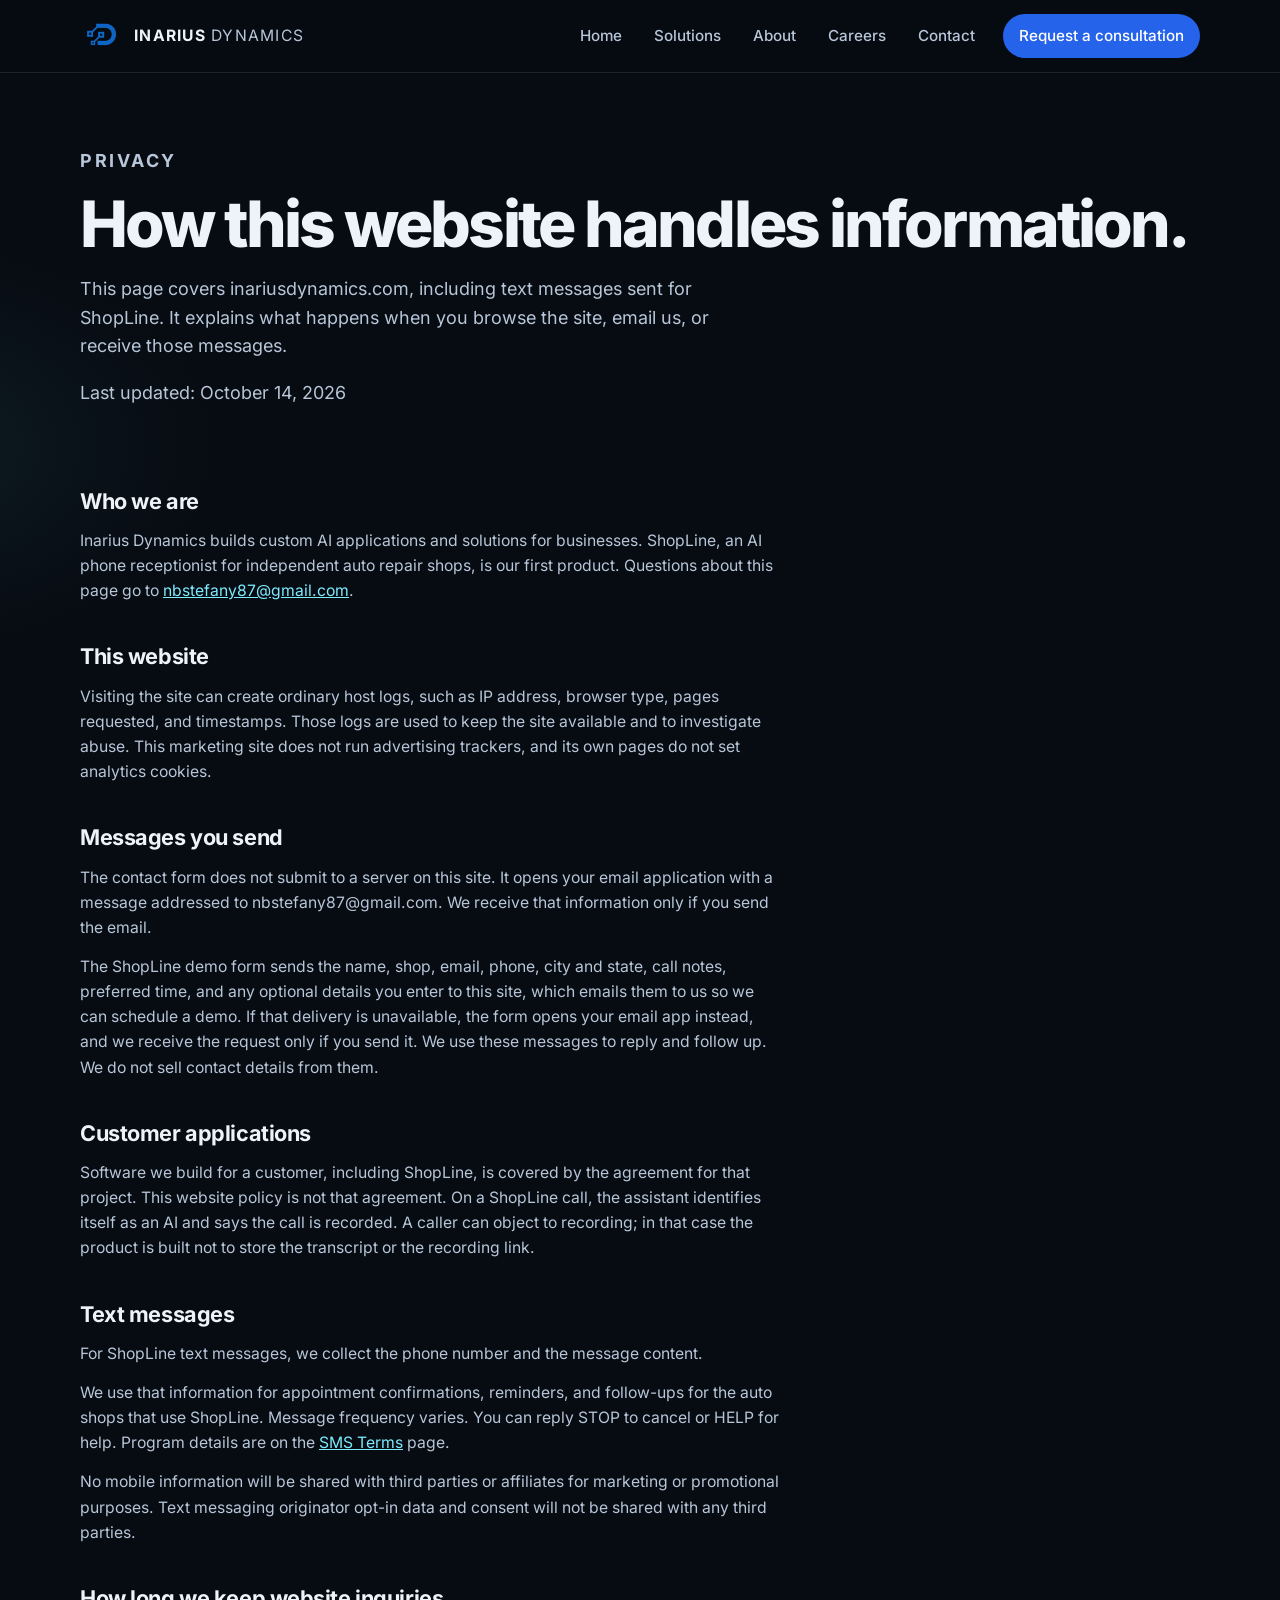
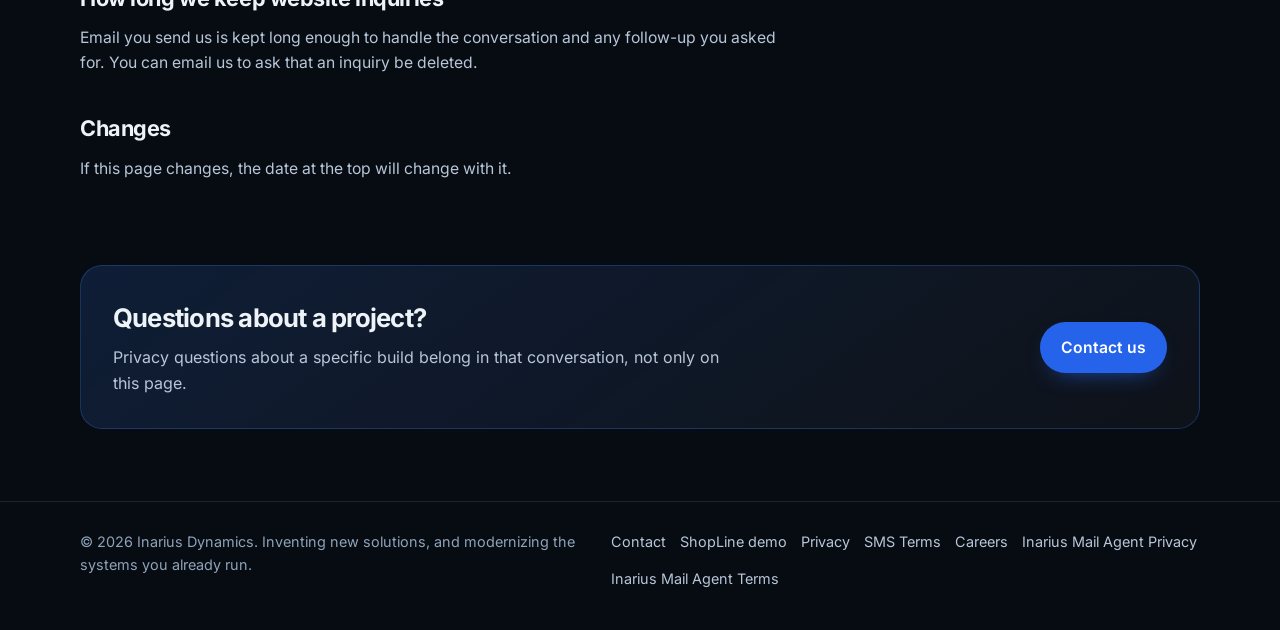
<file: privacy.html>
<!DOCTYPE html>
<html lang="en">
<head>
    <meta charset="UTF-8" />
    <meta name="viewport" content="width=device-width, initial-scale=1.0" />
    <title>Privacy · Inarius Dynamics</title>
    <meta name="description" content="Privacy policy for the Inarius Dynamics website. How we handle messages you send us from inariusdynamics.com." />
    <link rel="canonical" href="https://www.inariusdynamics.com/privacy" />
    <meta name="theme-color" content="#070b12" />
    <link rel="icon" href="/favicon.ico" sizes="any" />
    <link rel="icon" type="image/png" sizes="32x32" href="/favicon-32.png" />
    <link rel="icon" type="image/png" sizes="16x16" href="/favicon-16.png" />
    <link rel="apple-touch-icon" href="/apple-touch-icon.png" />
    <meta property="og:type" content="website" />
    <meta property="og:site_name" content="Inarius Dynamics" />
    <meta property="og:title" content="Privacy · Inarius Dynamics" />
    <meta property="og:description" content="Privacy policy for the Inarius Dynamics website. How we handle messages you send us from inariusdynamics.com." />
    <meta property="og:url" content="https://www.inariusdynamics.com/privacy" />
    <meta property="og:image" content="https://www.inariusdynamics.com/og-image.jpg" />
    <meta property="og:image:width" content="1200" />
    <meta property="og:image:height" content="630" />
    <meta name="twitter:card" content="summary_large_image" />
    <meta name="twitter:title" content="Privacy · Inarius Dynamics" />
    <meta name="twitter:description" content="Privacy policy for the Inarius Dynamics website. How we handle messages you send us from inariusdynamics.com." />
    <meta name="twitter:image" content="https://www.inariusdynamics.com/og-image.jpg" />
    <link rel="preload" href="/fonts/inter-latin-wght-normal.woff2" as="font" type="font/woff2" crossorigin />
    <link rel="stylesheet" href="/site.css" />
</head>
<body>
    <a class="skip-link" href="#main">Skip to content</a>
    <header class="site-header">
        <div class="nav-inner">
            <a class="logo" href="/">
                <img src="/inarius-logo-84.webp" alt="" width="42" height="42" />
                <span class="logo-text">Inarius <span>Dynamics</span></span>
            </a>
            <button class="nav-toggle" type="button" aria-expanded="false" aria-controls="site-nav">
                <span class="nav-toggle-bars" aria-hidden="true"></span>
                <span class="sr-only">Open menu</span>
            </button>
            <nav id="site-nav" class="nav-links" aria-label="Primary">
                <a href="/">Home</a>
                <a href="/products.html">Solutions</a>
                <a href="/about.html">About</a>
                <a href="/careers.html">Careers</a>
                <a href="/contact.html">Contact</a>
                <a class="nav-cta" href="/contact.html">Request a consultation</a>
            </nav>
        </div>
    </header>

    <main id="main">
        <div class="container">
            <section class="page-hero">
                <p class="eyebrow">Privacy</p>
                <h1>How this website handles information.</h1>
                <p>
                    This page covers inariusdynamics.com, including text messages sent for ShopLine. It explains what happens when you browse the site, email us, or receive those messages.
                </p>
                <p class="meta">Last updated: October 14, 2026</p>
            </section>

            <article class="prose section">
                <h2>Who we are</h2>
                <p>
                    Inarius Dynamics builds custom AI applications and solutions for businesses. ShopLine, an AI phone receptionist for independent auto repair shops, is our first product. Questions about this page go to <a href="mailto:nbstefany87@gmail.com">nbstefany87@gmail.com</a>.
                </p>

                <h2>This website</h2>
                <p>
                    Visiting the site can create ordinary host logs, such as IP address, browser type, pages requested, and timestamps. Those logs are used to keep the site available and to investigate abuse. This marketing site does not run advertising trackers, and its own pages do not set analytics cookies.
                </p>

                <h2>Messages you send</h2>
                <p>
                    The contact form does not submit to a server on this site. It opens your email application with a message addressed to nbstefany87@gmail.com. We receive that information only if you send the email.
                </p>
                <p>
                    The ShopLine demo form sends the name, shop, email, phone, city and state, call notes, preferred time, and any optional details you enter to this site, which emails them to us so we can schedule a demo. If that delivery is unavailable, the form opens your email app instead, and we receive the request only if you send it. We use these messages to reply and follow up. We do not sell contact details from them.
                </p>

                <h2>Customer applications</h2>
                <p>
                    Software we build for a customer, including ShopLine, is covered by the agreement for that project. This website policy is not that agreement. On a ShopLine call, the assistant identifies itself as an AI and says the call is recorded. A caller can object to recording; in that case the product is built not to store the transcript or the recording link.
                </p>

                <h2>Text messages</h2>
                <p>
                    For ShopLine text messages, we collect the phone number and the message content.
                </p>
                <p>
                    We use that information for appointment confirmations, reminders, and follow-ups for the auto shops that use ShopLine. Message frequency varies. You can reply STOP to cancel or HELP for help. Program details are on the <a href="/sms-terms">SMS Terms</a> page.
                </p>
                <p>
                    No mobile information will be shared with third parties or affiliates for marketing or promotional purposes. Text messaging originator opt-in data and consent will not be shared with any third parties.
                </p>

                <h2>How long we keep website inquiries</h2>
                <p>
                    Email you send us is kept long enough to handle the conversation and any follow-up you asked for. You can email us to ask that an inquiry be deleted.
                </p>

                <h2>Changes</h2>
                <p>
                    If this page changes, the date at the top will change with it.
                </p>
            </article>

            <section class="cta-band" aria-labelledby="privacy-cta">
                <div>
                    <h2 id="privacy-cta">Questions about a project?</h2>
                    <p>Privacy questions about a specific build belong in that conversation, not only on this page.</p>
                </div>
                <a class="btn btn-primary" href="/contact.html">Contact us</a>
            </section>
        </div>
    </main>

    <footer class="site-footer">
        <div class="footer-inner">
            <p>© 2026 Inarius Dynamics. Inventing new solutions, and modernizing the systems you already run.</p>
            <div class="footer-links">
                <a href="/contact.html">Contact</a>
                <a href="/demo">ShopLine demo</a>
                <a href="/privacy">Privacy</a>
                <a href="/sms-terms">SMS Terms</a>
                <a href="/careers.html">Careers</a>
                <a href="/openclaw/privacy">Inarius Mail Agent Privacy</a>
                <a href="/openclaw/terms">Inarius Mail Agent Terms</a>
            </div>
        </div>
    </footer>
    <script src="/site.js" defer></script>
</body>
</html>
</file>
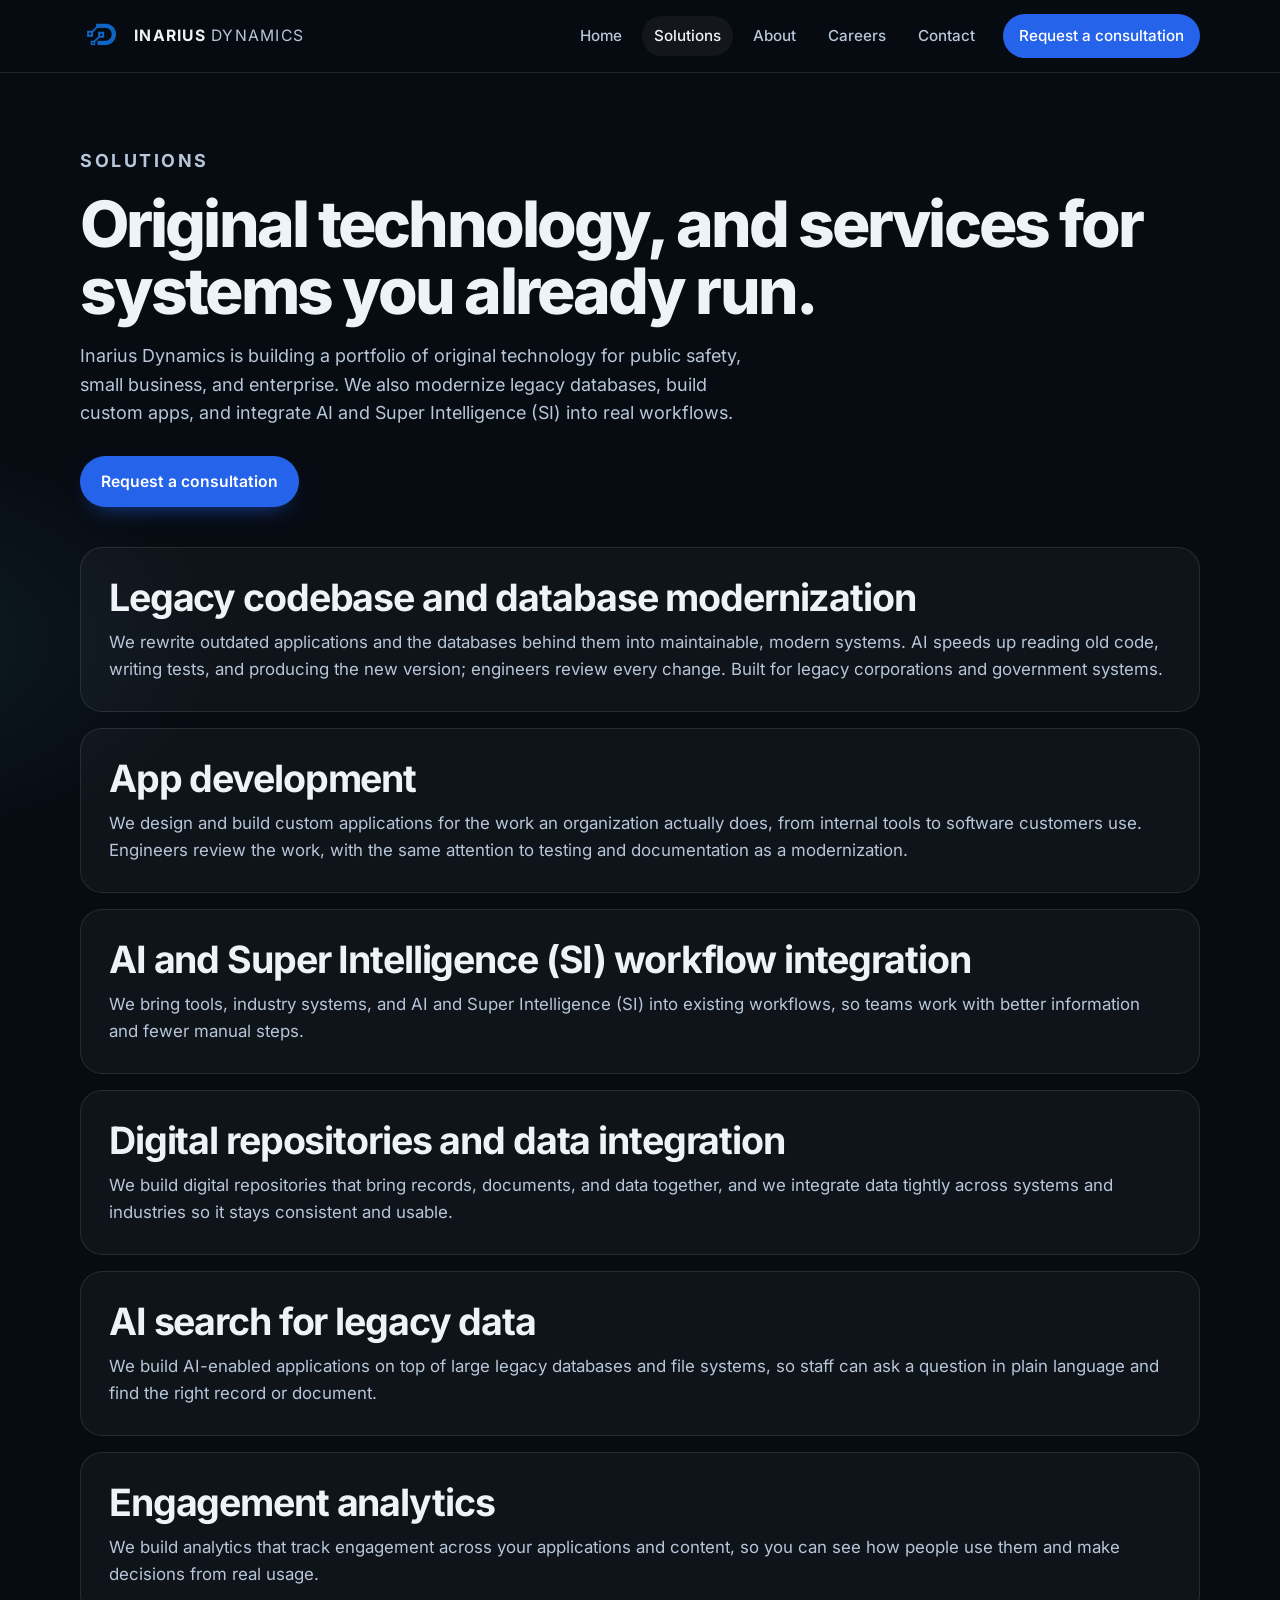
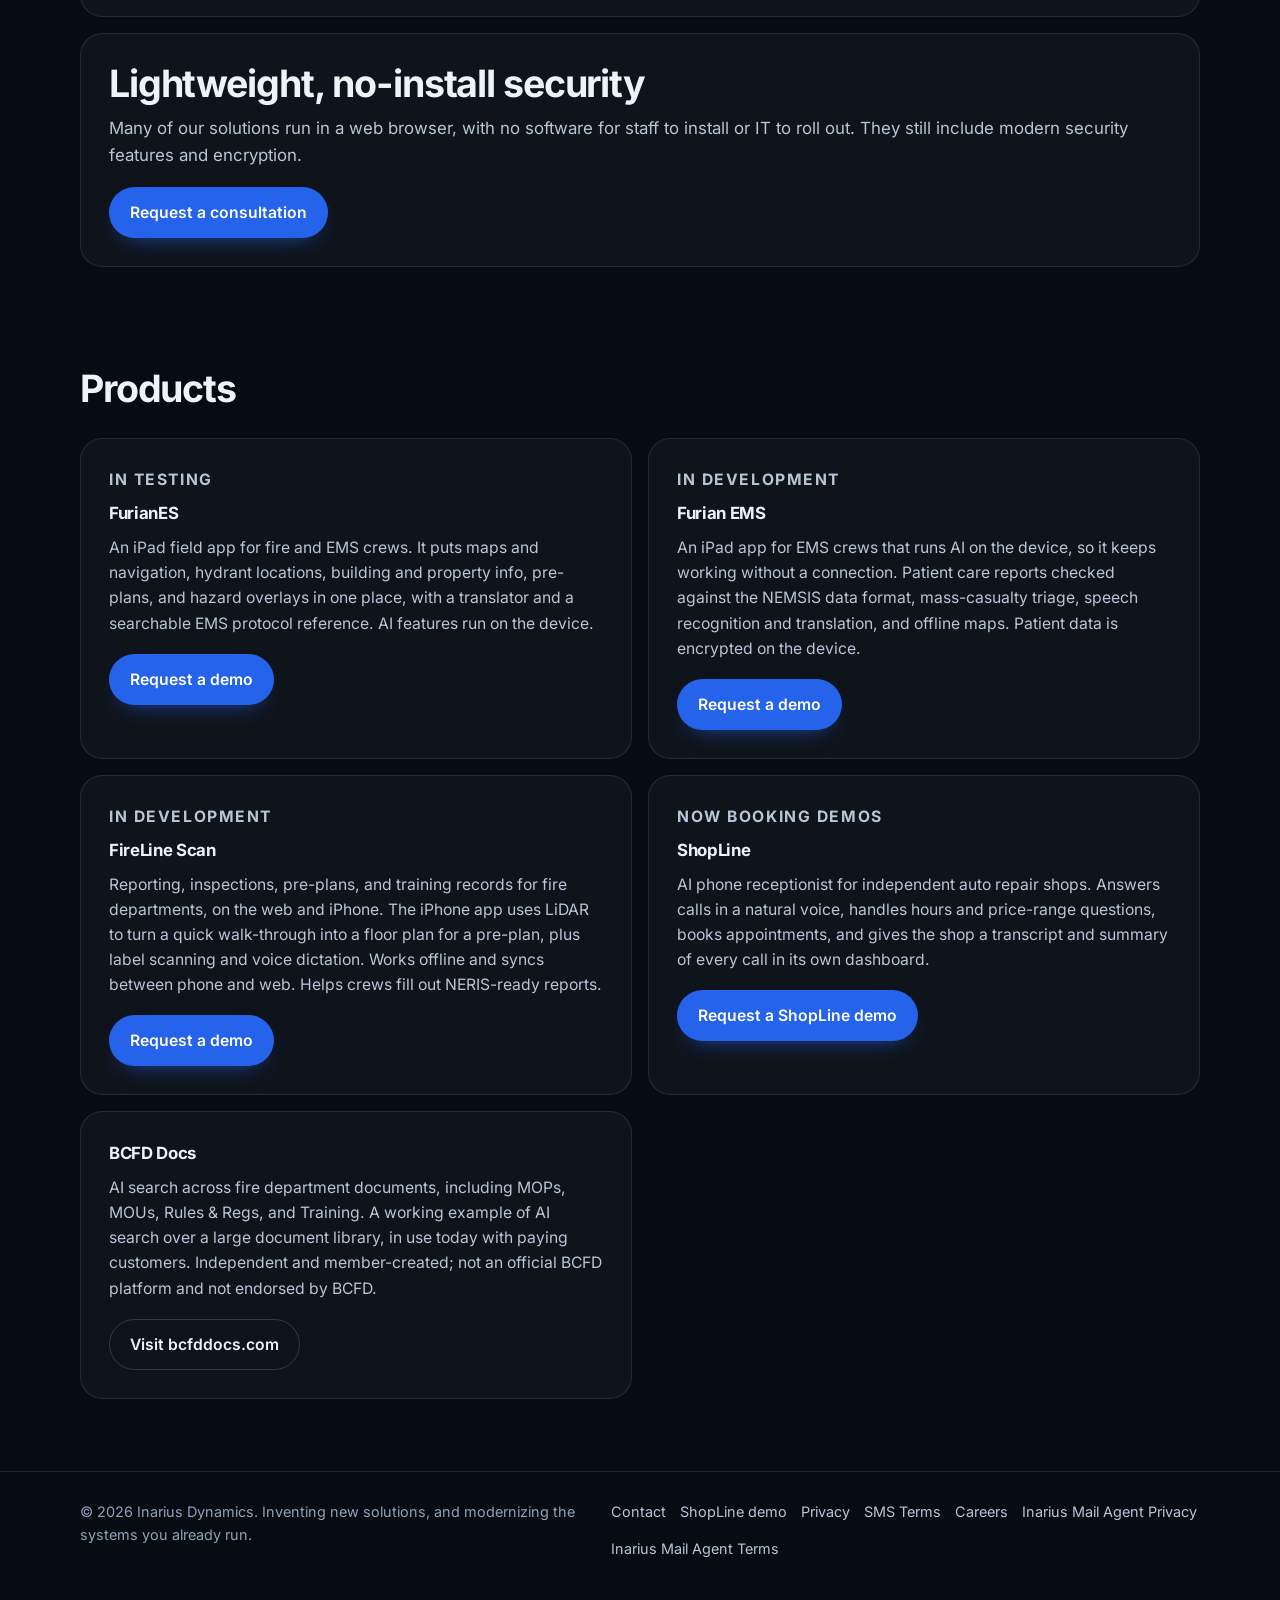
<file: products.html>
<!DOCTYPE html>
<html lang="en">
<head>
    <meta charset="UTF-8" />
    <meta name="viewport" content="width=device-width, initial-scale=1.0" />
    <title>Solutions · Inarius Dynamics</title>
    <meta name="description" content="Original technology for public safety, small business, and enterprise, plus legacy database modernization, custom apps, and AI and Super Intelligence (SI)." />
    <link rel="canonical" href="https://www.inariusdynamics.com/products.html" />
    <meta name="theme-color" content="#070b12" />
    <link rel="icon" href="/favicon.ico" sizes="any" />
    <link rel="icon" type="image/png" sizes="32x32" href="/favicon-32.png" />
    <link rel="icon" type="image/png" sizes="16x16" href="/favicon-16.png" />
    <link rel="apple-touch-icon" href="/apple-touch-icon.png" />
    <meta property="og:type" content="website" />
    <meta property="og:site_name" content="Inarius Dynamics" />
    <meta property="og:title" content="Solutions · Inarius Dynamics" />
    <meta property="og:description" content="Original technology for public safety, small business, and enterprise, plus legacy database modernization, custom apps, and AI and Super Intelligence (SI)." />
    <meta property="og:url" content="https://www.inariusdynamics.com/products.html" />
    <meta property="og:image" content="https://www.inariusdynamics.com/og-image.jpg" />
    <meta property="og:image:width" content="1200" />
    <meta property="og:image:height" content="630" />
    <meta name="twitter:card" content="summary_large_image" />
    <meta name="twitter:title" content="Solutions · Inarius Dynamics" />
    <meta name="twitter:description" content="Original technology for public safety, small business, and enterprise, plus legacy database modernization, custom apps, and AI and Super Intelligence (SI)." />
    <meta name="twitter:image" content="https://www.inariusdynamics.com/og-image.jpg" />
    <script type="application/ld+json">{"@context":"https://schema.org","@graph":[{"@type":"Organization","@id":"https://www.inariusdynamics.com/#organization","name":"Inarius Dynamics","url":"https://www.inariusdynamics.com/","email":"nbstefany87@gmail.com","description":"Inarius Dynamics invents original technology for public safety, small business, and enterprise, and modernizes the systems organizations already run.","logo":"https://www.inariusdynamics.com/inarius-logo-84.webp"},{"@type":"WebSite","@id":"https://www.inariusdynamics.com/#website","url":"https://www.inariusdynamics.com/","name":"Inarius Dynamics","description":"Inarius Dynamics invents original technology for public safety, small business, and enterprise, and modernizes the systems organizations already run.","publisher":{"@id":"https://www.inariusdynamics.com/#organization"}},{"@type":"WebPage","url":"https://www.inariusdynamics.com/products.html","name":"Solutions · Inarius Dynamics","description":"Original technology for public safety, small business, and enterprise, plus legacy database modernization, custom apps, and AI and Super Intelligence (SI).","isPartOf":{"@id":"https://www.inariusdynamics.com/#website"},"about":{"@id":"https://www.inariusdynamics.com/#organization"}}]}</script>
    <link rel="preload" href="/fonts/inter-latin-wght-normal.woff2" as="font" type="font/woff2" crossorigin />
    <link rel="stylesheet" href="/site.css" />
</head>
<body>
    <a class="skip-link" href="#main">Skip to content</a>
    <header class="site-header">
        <div class="nav-inner">
            <a class="logo" href="/">
                <img src="/inarius-logo-84.webp" alt="" width="42" height="42" />
                <span class="logo-text">Inarius <span>Dynamics</span></span>
            </a>
            <button class="nav-toggle" type="button" aria-expanded="false" aria-controls="site-nav">
                <span class="nav-toggle-bars" aria-hidden="true"></span>
                <span class="sr-only">Open menu</span>
            </button>
            <nav id="site-nav" class="nav-links" aria-label="Primary">
                <a href="/">Home</a>
                <a href="/products.html" aria-current="page">Solutions</a>
                <a href="/about.html">About</a>
                <a href="/careers.html">Careers</a>
                <a href="/contact.html">Contact</a>
                <a class="nav-cta" href="/contact.html">Request a consultation</a>
            </nav>
        </div>
    </header>

    <main id="main">
        <div class="container">
            <section class="page-hero">
                <p class="eyebrow">Solutions</p>
                <h1>Original technology, and services for systems you already run.</h1>
                <p>Inarius Dynamics is building a portfolio of original technology for public safety, small business, and enterprise. We also modernize legacy databases, build custom apps, and integrate AI and Super Intelligence (SI) into real workflows.</p>
                <div class="cta-group">
                    <a class="btn btn-primary" href="/contact.html">Request a consultation</a>
                </div>
            </section>

            <div class="section">
                <div class="stack">
                    <section class="panel" aria-labelledby="modernization-title">
                        <h2 class="block-title" id="modernization-title">Legacy codebase and database modernization</h2>
                        <p class="sub">We rewrite outdated applications and the databases behind them into maintainable, modern systems. AI speeds up reading old code, writing tests, and producing the new version; engineers review every change. Built for legacy corporations and government systems.</p>
                    </section>

                    <section class="panel" aria-labelledby="apps-title">
                        <h2 class="block-title" id="apps-title">App development</h2>
                        <p class="sub">We design and build custom applications for the work an organization actually does, from internal tools to software customers use. Engineers review the work, with the same attention to testing and documentation as a modernization.</p>
                    </section>

                    <section class="panel" aria-labelledby="integrations-title">
                        <h2 class="block-title" id="integrations-title">AI and Super Intelligence (SI) workflow integration</h2>
                        <p class="sub">We bring tools, industry systems, and AI and Super Intelligence (SI) into existing workflows, so teams work with better information and fewer manual steps.</p>
                    </section>

                    <section class="panel" aria-labelledby="repositories-title">
                        <h2 class="block-title" id="repositories-title">Digital repositories and data integration</h2>
                        <p class="sub">We build digital repositories that bring records, documents, and data together, and we integrate data tightly across systems and industries so it stays consistent and usable.</p>
                    </section>

                    <section class="panel" aria-labelledby="search-title">
                        <h2 class="block-title" id="search-title">AI search for legacy data</h2>
                        <p class="sub">We build AI-enabled applications on top of large legacy databases and file systems, so staff can ask a question in plain language and find the right record or document.</p>
                    </section>

                    <section class="panel" aria-labelledby="analytics-title">
                        <h2 class="block-title" id="analytics-title">Engagement analytics</h2>
                        <p class="sub">We build analytics that track engagement across your applications and content, so you can see how people use them and make decisions from real usage.</p>
                    </section>

                    <section class="panel" aria-labelledby="lightweight-title">
                        <h2 class="block-title" id="lightweight-title">Lightweight, no-install security</h2>
                        <p class="sub">Many of our solutions run in a web browser, with no software for staff to install or IT to roll out. They still include modern security features and encryption.</p>
                        <div class="cta-group">
                            <a class="btn btn-primary" href="/contact.html">Request a consultation</a>
                        </div>
                    </section>
                </div>
            </div>

            <section class="section" id="products" aria-labelledby="products-title">
                <div class="section-head">
                    <h2 id="products-title">Products</h2>
                </div>
                <div class="grid-2">
                    <article class="card panel" id="furianes">
                        <p class="status-label"><span class="sr-only">Status: </span>In testing</p>
                        <h3>FurianES</h3>
                        <p>An iPad field app for fire and EMS crews. It puts maps and navigation, hydrant locations, building and property info, pre-plans, and hazard overlays in one place, with a translator and a searchable EMS protocol reference. AI features run on the device.</p>
                        <div class="cta-group">
                            <a class="btn btn-primary" href="/demo" aria-label="Request a FurianES demo">Request a demo</a>
                        </div>
                    </article>
                    <article class="card panel" id="furian-ems">
                        <p class="status-label"><span class="sr-only">Status: </span>In development</p>
                        <h3>Furian EMS</h3>
                        <p>An iPad app for EMS crews that runs AI on the device, so it keeps working without a connection. Patient care reports checked against the NEMSIS data format, mass-casualty triage, speech recognition and translation, and offline maps. Patient data is encrypted on the device.</p>
                        <div class="cta-group">
                            <a class="btn btn-primary" href="/demo" aria-label="Request a Furian EMS demo">Request a demo</a>
                        </div>
                    </article>
                    <article class="card panel" id="fireline-scan">
                        <p class="status-label"><span class="sr-only">Status: </span>In development</p>
                        <h3>FireLine Scan</h3>
                        <p>Reporting, inspections, pre-plans, and training records for fire departments, on the web and iPhone. The iPhone app uses LiDAR to turn a quick walk-through into a floor plan for a pre-plan, plus label scanning and voice dictation. Works offline and syncs between phone and web. Helps crews fill out NERIS-ready reports.</p>
                        <div class="cta-group">
                            <a class="btn btn-primary" href="/demo" aria-label="Request a FireLine Scan demo">Request a demo</a>
                        </div>
                    </article>
                    <article class="card panel" id="shopline">
                        <p class="status-label"><span class="sr-only">Status: </span>Now booking demos</p>
                        <h3>ShopLine</h3>
                        <p>AI phone receptionist for independent auto repair shops. Answers calls in a natural voice, handles hours and price-range questions, books appointments, and gives the shop a transcript and summary of every call in its own dashboard.</p>
                        <div class="cta-group">
                            <a class="btn btn-primary" href="/demo">Request a ShopLine demo</a>
                        </div>
                    </article>
                    <article class="card panel" id="bcfd-docs">
                        <h3>BCFD Docs</h3>
                        <p>AI search across fire department documents, including MOPs, MOUs, Rules &amp; Regs, and Training. A working example of AI search over a large document library, in use today with paying customers. Independent and member-created; not an official BCFD platform and not endorsed by BCFD.</p>
                        <div class="cta-group">
                            <a class="btn btn-secondary" href="https://bcfddocs.com">Visit bcfddocs.com</a>
                        </div>
                    </article>
                </div>
            </section>
        </div>
    </main>

    <footer class="site-footer">
        <div class="footer-inner">
            <p>© 2026 Inarius Dynamics. Inventing new solutions, and modernizing the systems you already run.</p>
            <div class="footer-links">
                <a href="/contact.html">Contact</a>
                <a href="/demo">ShopLine demo</a>
                <a href="/privacy">Privacy</a>
                <a href="/sms-terms">SMS Terms</a>
                <a href="/careers.html">Careers</a>
                <a href="/openclaw/privacy">Inarius Mail Agent Privacy</a>
                <a href="/openclaw/terms">Inarius Mail Agent Terms</a>
            </div>
        </div>
    </footer>
    <script src="/site.js" defer></script>
</body>
</html>
</file>
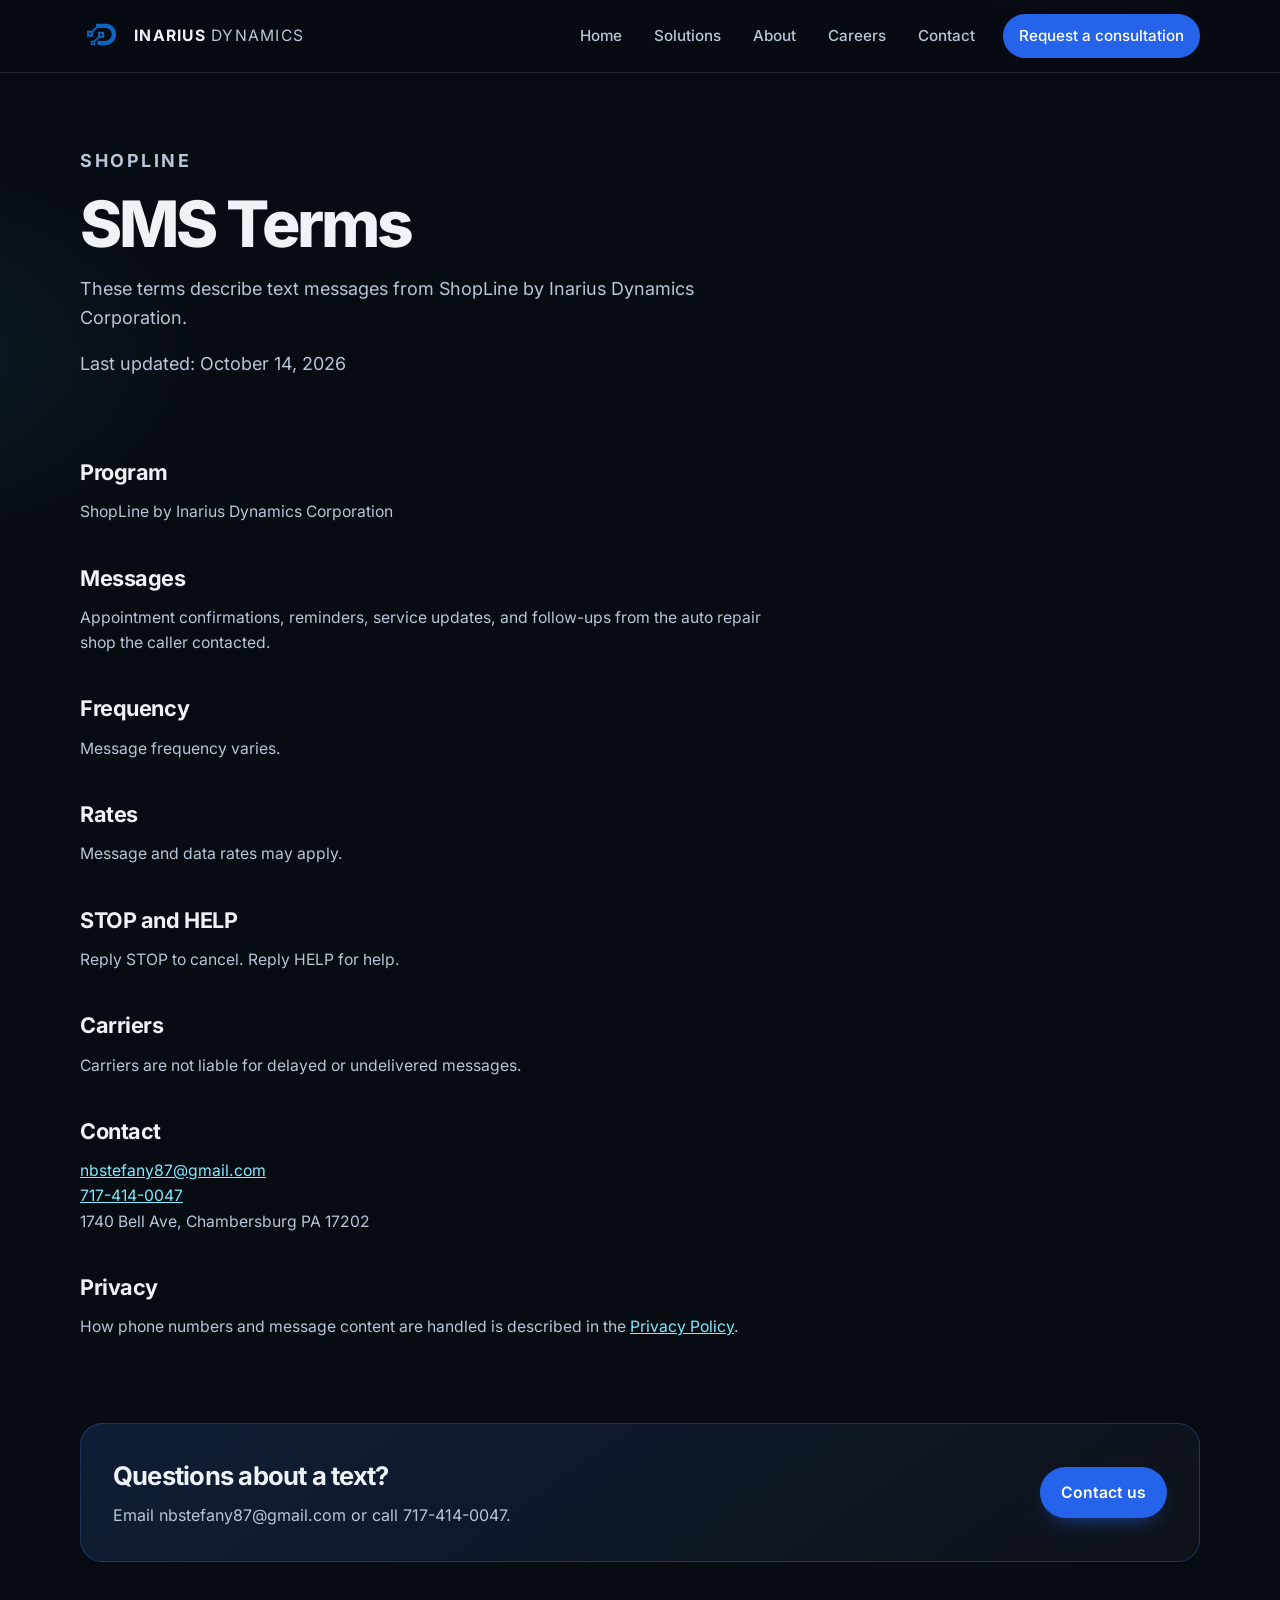
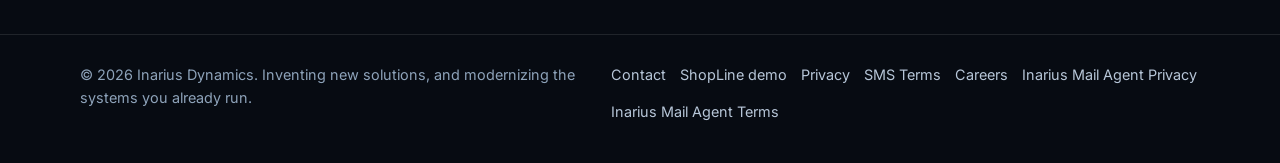
<file: sms-terms.html>
<!DOCTYPE html>
<html lang="en">
<head>
    <meta charset="UTF-8" />
    <meta name="viewport" content="width=device-width, initial-scale=1.0" />
    <title>SMS Terms · Inarius Dynamics</title>
    <meta name="description" content="SMS terms for ShopLine by Inarius Dynamics Corporation. Appointment confirmations, reminders, service updates, and follow-ups. Reply STOP to cancel." />
    <link rel="canonical" href="https://www.inariusdynamics.com/sms-terms" />
    <meta name="theme-color" content="#070b12" />
    <link rel="icon" href="/favicon.ico" sizes="any" />
    <link rel="icon" type="image/png" sizes="32x32" href="/favicon-32.png" />
    <link rel="icon" type="image/png" sizes="16x16" href="/favicon-16.png" />
    <link rel="apple-touch-icon" href="/apple-touch-icon.png" />
    <meta property="og:type" content="website" />
    <meta property="og:site_name" content="Inarius Dynamics" />
    <meta property="og:title" content="SMS Terms · Inarius Dynamics" />
    <meta property="og:description" content="SMS terms for ShopLine by Inarius Dynamics Corporation. Appointment confirmations, reminders, service updates, and follow-ups. Reply STOP to cancel." />
    <meta property="og:url" content="https://www.inariusdynamics.com/sms-terms" />
    <meta property="og:image" content="https://www.inariusdynamics.com/og-image.jpg" />
    <meta property="og:image:width" content="1200" />
    <meta property="og:image:height" content="630" />
    <meta name="twitter:card" content="summary_large_image" />
    <meta name="twitter:title" content="SMS Terms · Inarius Dynamics" />
    <meta name="twitter:description" content="SMS terms for ShopLine by Inarius Dynamics Corporation. Appointment confirmations, reminders, service updates, and follow-ups. Reply STOP to cancel." />
    <meta name="twitter:image" content="https://www.inariusdynamics.com/og-image.jpg" />
    <link rel="preload" href="/fonts/inter-latin-wght-normal.woff2" as="font" type="font/woff2" crossorigin />
    <link rel="stylesheet" href="/site.css" />
</head>
<body>
    <a class="skip-link" href="#main">Skip to content</a>
    <header class="site-header">
        <div class="nav-inner">
            <a class="logo" href="/">
                <img src="/inarius-logo-84.webp" alt="" width="42" height="42" />
                <span class="logo-text">Inarius <span>Dynamics</span></span>
            </a>
            <button class="nav-toggle" type="button" aria-expanded="false" aria-controls="site-nav">
                <span class="nav-toggle-bars" aria-hidden="true"></span>
                <span class="sr-only">Open menu</span>
            </button>
            <nav id="site-nav" class="nav-links" aria-label="Primary">
                <a href="/">Home</a>
                <a href="/products.html">Solutions</a>
                <a href="/about.html">About</a>
                <a href="/careers.html">Careers</a>
                <a href="/contact.html">Contact</a>
                <a class="nav-cta" href="/contact.html">Request a consultation</a>
            </nav>
        </div>
    </header>

    <main id="main">
        <div class="container">
            <section class="page-hero">
                <p class="eyebrow">ShopLine</p>
                <h1>SMS Terms</h1>
                <p>
                    These terms describe text messages from ShopLine by Inarius Dynamics Corporation.
                </p>
                <p class="meta">Last updated: October 14, 2026</p>
            </section>

            <article class="prose section">
                <h2>Program</h2>
                <p>ShopLine by Inarius Dynamics Corporation</p>

                <h2>Messages</h2>
                <p>
                    Appointment confirmations, reminders, service updates, and follow-ups from the auto repair shop the caller contacted.
                </p>

                <h2>Frequency</h2>
                <p>Message frequency varies.</p>

                <h2>Rates</h2>
                <p>Message and data rates may apply.</p>

                <h2>STOP and HELP</h2>
                <p>Reply STOP to cancel. Reply HELP for help.</p>

                <h2>Carriers</h2>
                <p>Carriers are not liable for delayed or undelivered messages.</p>

                <h2>Contact</h2>
                <p>
                    <a href="mailto:nbstefany87@gmail.com">nbstefany87@gmail.com</a><br />
                    <a href="tel:+17174140047">717-414-0047</a><br />
                    1740 Bell Ave, Chambersburg PA 17202
                </p>

                <h2>Privacy</h2>
                <p>
                    How phone numbers and message content are handled is described in the <a href="/privacy">Privacy Policy</a>.
                </p>
            </article>

            <section class="cta-band" aria-labelledby="sms-cta">
                <div>
                    <h2 id="sms-cta">Questions about a text?</h2>
                    <p>Email nbstefany87@gmail.com or call 717-414-0047.</p>
                </div>
                <a class="btn btn-primary" href="/contact.html">Contact us</a>
            </section>
        </div>
    </main>

    <footer class="site-footer">
        <div class="footer-inner">
            <p>© 2026 Inarius Dynamics. Inventing new solutions, and modernizing the systems you already run.</p>
            <div class="footer-links">
                <a href="/contact.html">Contact</a>
                <a href="/demo">ShopLine demo</a>
                <a href="/privacy">Privacy</a>
                <a href="/sms-terms">SMS Terms</a>
                <a href="/careers.html">Careers</a>
                <a href="/openclaw/privacy">Inarius Mail Agent Privacy</a>
                <a href="/openclaw/terms">Inarius Mail Agent Terms</a>
            </div>
        </div>
    </footer>
    <script src="/site.js" defer></script>
</body>
</html>
</file>
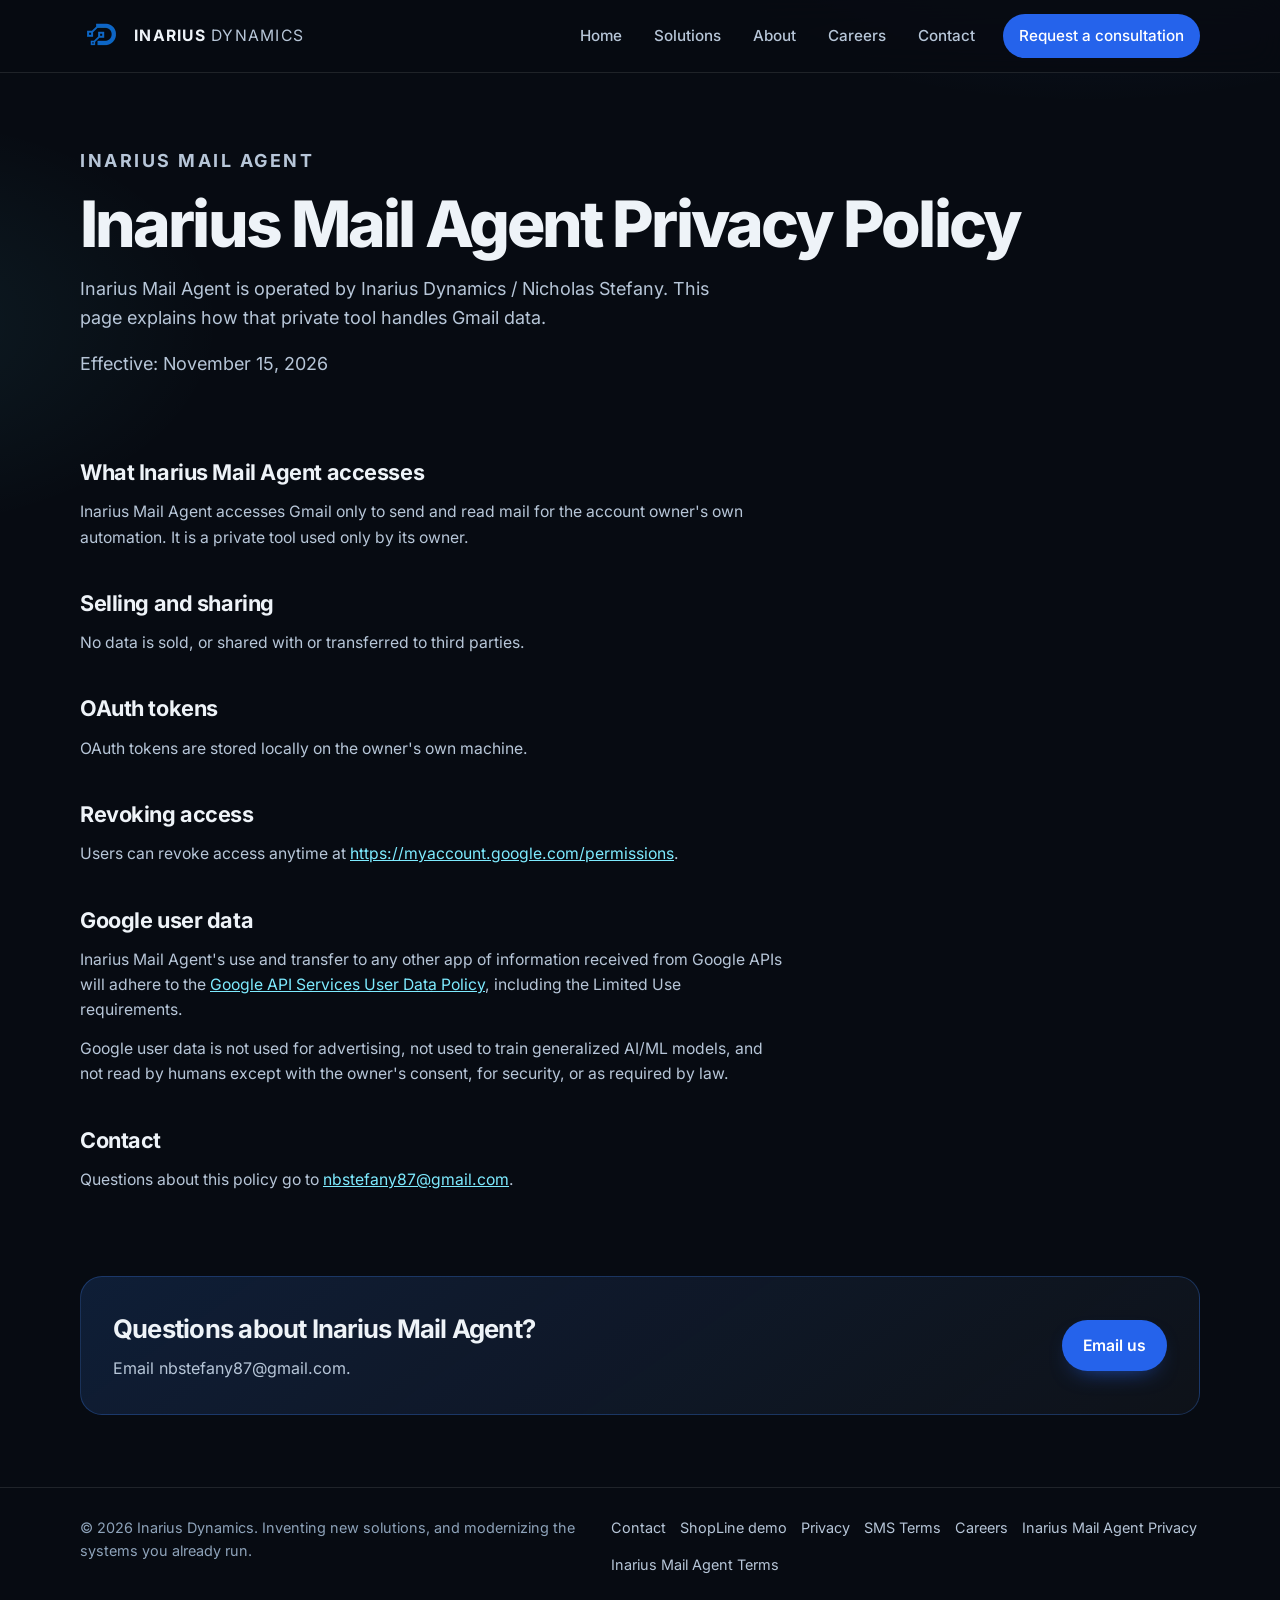
<file: openclaw/privacy.html>
<!DOCTYPE html>
<html lang="en">
<head>
    <meta charset="UTF-8" />
    <meta name="viewport" content="width=device-width, initial-scale=1.0" />
    <title>Inarius Mail Agent Privacy Policy</title>
    <meta name="description" content="Privacy policy for Inarius Mail Agent, a private Gmail automation tool operated by Inarius Dynamics / Nicholas Stefany." />
    <meta name="robots" content="index, follow" />
    <link rel="canonical" href="https://www.inariusdynamics.com/openclaw/privacy" />
    <meta name="theme-color" content="#070b12" />
    <link rel="icon" href="/favicon.ico" sizes="any" />
    <link rel="icon" type="image/png" sizes="32x32" href="/favicon-32.png" />
    <link rel="icon" type="image/png" sizes="16x16" href="/favicon-16.png" />
    <link rel="apple-touch-icon" href="/apple-touch-icon.png" />
    <meta property="og:type" content="website" />
    <meta property="og:site_name" content="Inarius Dynamics" />
    <meta property="og:title" content="Inarius Mail Agent Privacy Policy" />
    <meta property="og:description" content="Privacy policy for Inarius Mail Agent, a private Gmail automation tool operated by Inarius Dynamics / Nicholas Stefany." />
    <meta property="og:url" content="https://www.inariusdynamics.com/openclaw/privacy" />
    <meta property="og:image" content="https://www.inariusdynamics.com/og-image.jpg" />
    <meta property="og:image:width" content="1200" />
    <meta property="og:image:height" content="630" />
    <meta name="twitter:card" content="summary_large_image" />
    <meta name="twitter:title" content="Inarius Mail Agent Privacy Policy" />
    <meta name="twitter:description" content="Privacy policy for Inarius Mail Agent, a private Gmail automation tool operated by Inarius Dynamics / Nicholas Stefany." />
    <meta name="twitter:image" content="https://www.inariusdynamics.com/og-image.jpg" />
    <link rel="preload" href="/fonts/inter-latin-wght-normal.woff2" as="font" type="font/woff2" crossorigin />
    <link rel="stylesheet" href="/site.css" />
</head>
<body>
    <a class="skip-link" href="#main">Skip to content</a>
    <header class="site-header">
        <div class="nav-inner">
            <a class="logo" href="/">
                <img src="/inarius-logo-84.webp" alt="" width="42" height="42" />
                <span class="logo-text">Inarius <span>Dynamics</span></span>
            </a>
            <button class="nav-toggle" type="button" aria-expanded="false" aria-controls="site-nav">
                <span class="nav-toggle-bars" aria-hidden="true"></span>
                <span class="sr-only">Open menu</span>
            </button>
            <nav id="site-nav" class="nav-links" aria-label="Primary">
                <a href="/">Home</a>
                <a href="/products.html">Solutions</a>
                <a href="/about.html">About</a>
                <a href="/careers.html">Careers</a>
                <a href="/contact.html">Contact</a>
                <a class="nav-cta" href="/contact.html">Request a consultation</a>
            </nav>
        </div>
    </header>

    <main id="main">
        <div class="container">
            <section class="page-hero">
                <p class="eyebrow">Inarius Mail Agent</p>
                <h1>Inarius Mail Agent Privacy Policy</h1>
                <p>
                    Inarius Mail Agent is operated by Inarius Dynamics / Nicholas Stefany. This page explains how that private tool handles Gmail data.
                </p>
                <p class="meta">Effective: November 15, 2026</p>
            </section>

            <article class="prose section">
                <h2>What Inarius Mail Agent accesses</h2>
                <p>
                    Inarius Mail Agent accesses Gmail only to send and read mail for the account owner's own automation. It is a private tool used only by its owner.
                </p>

                <h2>Selling and sharing</h2>
                <p>
                    No data is sold, or shared with or transferred to third parties.
                </p>

                <h2>OAuth tokens</h2>
                <p>
                    OAuth tokens are stored locally on the owner's own machine.
                </p>

                <h2>Revoking access</h2>
                <p>
                    Users can revoke access anytime at <a href="https://myaccount.google.com/permissions">https://myaccount.google.com/permissions</a>.
                </p>

                <h2>Google user data</h2>
                <p>
                    Inarius Mail Agent's use and transfer to any other app of information received from Google APIs will adhere to the <a href="https://developers.google.com/terms/api-services-user-data-policy">Google API Services User Data Policy</a>, including the Limited Use requirements.
                </p>
                <p>
                    Google user data is not used for advertising, not used to train generalized AI/ML models, and not read by humans except with the owner's consent, for security, or as required by law.
                </p>

                <h2>Contact</h2>
                <p>
                    Questions about this policy go to <a href="mailto:nbstefany87@gmail.com">nbstefany87@gmail.com</a>.
                </p>
            </article>

            <section class="cta-band" aria-labelledby="openclaw-privacy-cta">
                <div>
                    <h2 id="openclaw-privacy-cta">Questions about Inarius Mail Agent?</h2>
                    <p>Email nbstefany87@gmail.com.</p>
                </div>
                <a class="btn btn-primary" href="mailto:nbstefany87@gmail.com">Email us</a>
            </section>
        </div>
    </main>

    <footer class="site-footer">
        <div class="footer-inner">
            <p>© 2026 Inarius Dynamics. Inventing new solutions, and modernizing the systems you already run.</p>
            <div class="footer-links">
                <a href="/contact.html">Contact</a>
                <a href="/demo">ShopLine demo</a>
                <a href="/privacy">Privacy</a>
                <a href="/sms-terms">SMS Terms</a>
                <a href="/careers.html">Careers</a>
                <a href="/openclaw/privacy">Inarius Mail Agent Privacy</a>
                <a href="/openclaw/terms">Inarius Mail Agent Terms</a>
            </div>
        </div>
    </footer>
    <script src="/site.js" defer></script>
</body>
</html>
</file>
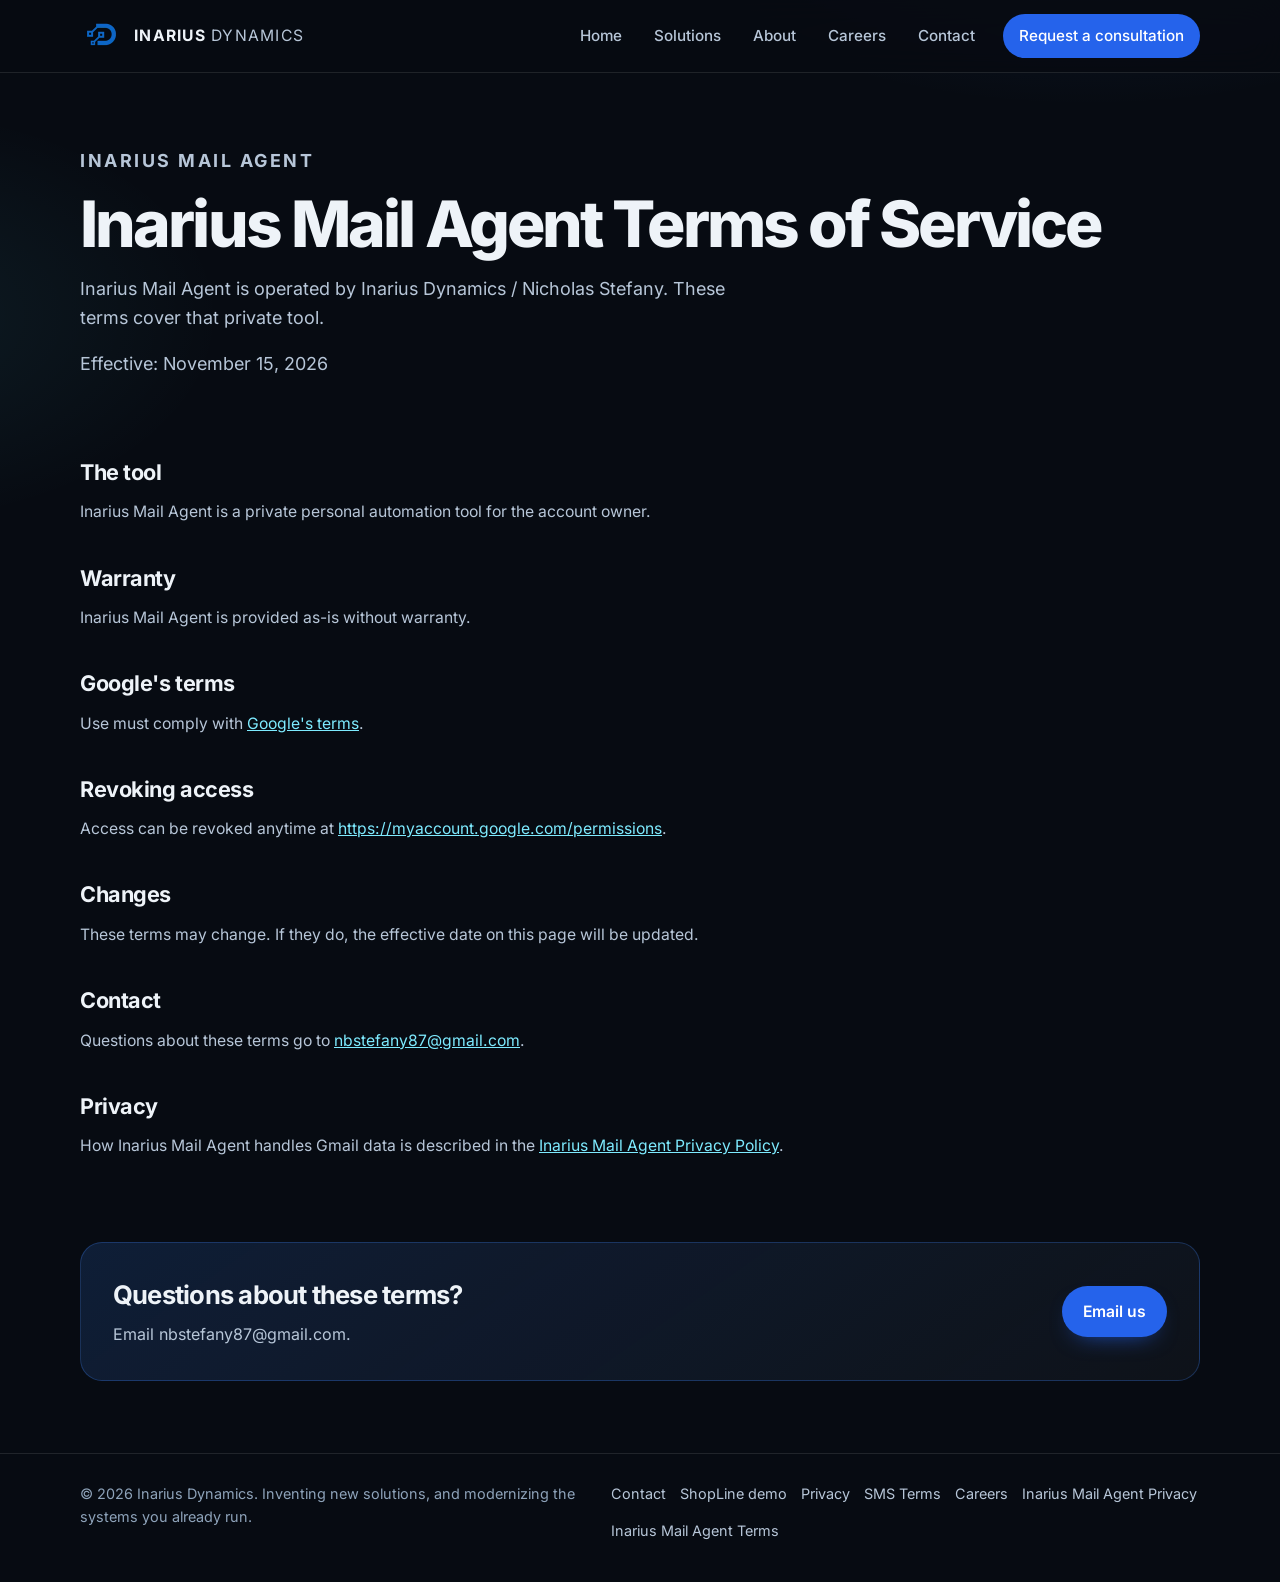
<file: openclaw/terms.html>
<!DOCTYPE html>
<html lang="en">
<head>
    <meta charset="UTF-8" />
    <meta name="viewport" content="width=device-width, initial-scale=1.0" />
    <title>Inarius Mail Agent Terms of Service</title>
    <meta name="description" content="Terms of service for Inarius Mail Agent, a private personal Gmail automation tool operated by Inarius Dynamics / Nicholas Stefany." />
    <meta name="robots" content="index, follow" />
    <link rel="canonical" href="https://www.inariusdynamics.com/openclaw/terms" />
    <meta name="theme-color" content="#070b12" />
    <link rel="icon" href="/favicon.ico" sizes="any" />
    <link rel="icon" type="image/png" sizes="32x32" href="/favicon-32.png" />
    <link rel="icon" type="image/png" sizes="16x16" href="/favicon-16.png" />
    <link rel="apple-touch-icon" href="/apple-touch-icon.png" />
    <meta property="og:type" content="website" />
    <meta property="og:site_name" content="Inarius Dynamics" />
    <meta property="og:title" content="Inarius Mail Agent Terms of Service" />
    <meta property="og:description" content="Terms of service for Inarius Mail Agent, a private personal Gmail automation tool operated by Inarius Dynamics / Nicholas Stefany." />
    <meta property="og:url" content="https://www.inariusdynamics.com/openclaw/terms" />
    <meta property="og:image" content="https://www.inariusdynamics.com/og-image.jpg" />
    <meta property="og:image:width" content="1200" />
    <meta property="og:image:height" content="630" />
    <meta name="twitter:card" content="summary_large_image" />
    <meta name="twitter:title" content="Inarius Mail Agent Terms of Service" />
    <meta name="twitter:description" content="Terms of service for Inarius Mail Agent, a private personal Gmail automation tool operated by Inarius Dynamics / Nicholas Stefany." />
    <meta name="twitter:image" content="https://www.inariusdynamics.com/og-image.jpg" />
    <link rel="preload" href="/fonts/inter-latin-wght-normal.woff2" as="font" type="font/woff2" crossorigin />
    <link rel="stylesheet" href="/site.css" />
</head>
<body>
    <a class="skip-link" href="#main">Skip to content</a>
    <header class="site-header">
        <div class="nav-inner">
            <a class="logo" href="/">
                <img src="/inarius-logo-84.webp" alt="" width="42" height="42" />
                <span class="logo-text">Inarius <span>Dynamics</span></span>
            </a>
            <button class="nav-toggle" type="button" aria-expanded="false" aria-controls="site-nav">
                <span class="nav-toggle-bars" aria-hidden="true"></span>
                <span class="sr-only">Open menu</span>
            </button>
            <nav id="site-nav" class="nav-links" aria-label="Primary">
                <a href="/">Home</a>
                <a href="/products.html">Solutions</a>
                <a href="/about.html">About</a>
                <a href="/careers.html">Careers</a>
                <a href="/contact.html">Contact</a>
                <a class="nav-cta" href="/contact.html">Request a consultation</a>
            </nav>
        </div>
    </header>

    <main id="main">
        <div class="container">
            <section class="page-hero">
                <p class="eyebrow">Inarius Mail Agent</p>
                <h1>Inarius Mail Agent Terms of Service</h1>
                <p>
                    Inarius Mail Agent is operated by Inarius Dynamics / Nicholas Stefany. These terms cover that private tool.
                </p>
                <p class="meta">Effective: November 15, 2026</p>
            </section>

            <article class="prose section">
                <h2>The tool</h2>
                <p>
                    Inarius Mail Agent is a private personal automation tool for the account owner.
                </p>

                <h2>Warranty</h2>
                <p>
                    Inarius Mail Agent is provided as-is without warranty.
                </p>

                <h2>Google's terms</h2>
                <p>
                    Use must comply with <a href="https://developers.google.com/terms">Google's terms</a>.
                </p>

                <h2>Revoking access</h2>
                <p>
                    Access can be revoked anytime at <a href="https://myaccount.google.com/permissions">https://myaccount.google.com/permissions</a>.
                </p>

                <h2>Changes</h2>
                <p>
                    These terms may change. If they do, the effective date on this page will be updated.
                </p>

                <h2>Contact</h2>
                <p>
                    Questions about these terms go to <a href="mailto:nbstefany87@gmail.com">nbstefany87@gmail.com</a>.
                </p>

                <h2>Privacy</h2>
                <p>
                    How Inarius Mail Agent handles Gmail data is described in the <a href="/openclaw/privacy">Inarius Mail Agent Privacy Policy</a>.
                </p>
            </article>

            <section class="cta-band" aria-labelledby="openclaw-terms-cta">
                <div>
                    <h2 id="openclaw-terms-cta">Questions about these terms?</h2>
                    <p>Email nbstefany87@gmail.com.</p>
                </div>
                <a class="btn btn-primary" href="mailto:nbstefany87@gmail.com">Email us</a>
            </section>
        </div>
    </main>

    <footer class="site-footer">
        <div class="footer-inner">
            <p>© 2026 Inarius Dynamics. Inventing new solutions, and modernizing the systems you already run.</p>
            <div class="footer-links">
                <a href="/contact.html">Contact</a>
                <a href="/demo">ShopLine demo</a>
                <a href="/privacy">Privacy</a>
                <a href="/sms-terms">SMS Terms</a>
                <a href="/careers.html">Careers</a>
                <a href="/openclaw/privacy">Inarius Mail Agent Privacy</a>
                <a href="/openclaw/terms">Inarius Mail Agent Terms</a>
            </div>
        </div>
    </footer>
    <script src="/site.js" defer></script>
</body>
</html>
</file>
<file: site.css>
/* Inarius Dynamics — marketing site */

@font-face {
    font-family: Inter;
    font-style: normal;
    font-weight: 100 900;
    font-display: swap;
    src: url("/fonts/inter-latin-wght-normal.woff2") format("woff2");
    unicode-range: U+0000-00FF, U+0131, U+0152-0153, U+02BB-02BC, U+02C6, U+02DA, U+02DC, U+0304, U+0308, U+0329, U+2000-206F, U+20AC, U+2122, U+2191, U+2193, U+2212, U+2215, U+FEFF, U+FFFD;
}

:root {
    --bg: #070b12;
    --text: #eef3f8;
    --muted: #b7c6d8;
    --faint: #8ea3ba;
    --line: rgba(255, 255, 255, 0.1);
    --line-strong: rgba(255, 255, 255, 0.16);
    --cyan: #7eebff;
    --blue: #3b82f6;
    --blue-hot: #60a5fa;
    --card: rgba(255, 255, 255, 0.035);
    --max: 1120px;
    --radius: 22px;
    --shadow: 0 30px 70px -36px rgba(0, 0, 0, 0.85);
    --font: Inter, "Segoe UI", Helvetica, Arial, sans-serif;
}

* {
    margin: 0;
    padding: 0;
    box-sizing: border-box;
}

html {
    scroll-behavior: smooth;
    color-scheme: dark;
}

body {
    min-height: 100%;
    font-family: var(--font);
    background:
        radial-gradient(900px 480px at 85% -10%, rgba(59, 130, 246, 0.16), transparent 55%),
        radial-gradient(700px 420px at -10% 20%, rgba(94, 234, 255, 0.08), transparent 50%),
        var(--bg);
    color: var(--text);
    line-height: 1.6;
    overflow-x: hidden;
}

img {
    max-width: 100%;
    height: auto;
}

a {
    color: inherit;
}

:focus-visible {
    outline: 2px solid var(--cyan);
    outline-offset: 3px;
}

.skip-link {
    position: absolute;
    left: 16px;
    top: -48px;
    z-index: 50;
    background: #fff;
    color: #071018;
    padding: 8px 12px;
    border-radius: 8px;
    font-weight: 600;
    text-decoration: none;
}

.skip-link:focus {
    top: 12px;
}

.sr-only {
    position: absolute;
    width: 1px;
    height: 1px;
    padding: 0;
    margin: -1px;
    overflow: hidden;
    clip: rect(0, 0, 0, 0);
    white-space: nowrap;
    border: 0;
}

.container {
    width: min(var(--max), calc(100% - 40px));
    margin: 0 auto;
}

/* ===== HEADER ===== */
.site-header {
    position: sticky;
    top: 0;
    z-index: 30;
    background: rgba(7, 11, 18, 0.88);
    backdrop-filter: blur(16px);
    -webkit-backdrop-filter: blur(16px);
    border-bottom: 1px solid var(--line);
}

.nav-inner {
    width: min(var(--max), calc(100% - 40px));
    margin: 0 auto;
    min-height: 72px;
    display: flex;
    align-items: center;
    justify-content: space-between;
    gap: 20px;
    position: relative;
}

.logo {
    display: flex;
    align-items: center;
    gap: 12px;
    text-decoration: none;
    color: var(--text);
    min-width: 0;
}

.logo img {
    width: 42px;
    height: 42px;
    object-fit: contain;
}

.logo-text {
    font-size: 0.98rem;
    font-weight: 700;
    letter-spacing: 0.08em;
    text-transform: uppercase;
}

.logo-text span {
    font-weight: 400;
    color: var(--muted);
}

.nav-links {
    display: flex;
    align-items: center;
    gap: 8px;
}

.nav-links a {
    text-decoration: none;
    color: var(--muted);
    font-size: 0.95rem;
    font-weight: 500;
    padding: 8px 12px;
    border-radius: 999px;
}

.nav-links a:hover,
.nav-links a[aria-current="page"] {
    color: var(--text);
}

.nav-links a[aria-current="page"] {
    background: rgba(255, 255, 255, 0.05);
}

.nav-cta {
    margin-left: 8px;
    background: #2563eb !important;
    color: #fff !important;
    padding: 10px 16px !important;
    border-radius: 999px !important;
    white-space: nowrap;
}

.nav-cta:hover {
    background: #1d4ed8 !important;
}

.nav-toggle {
    display: none;
    width: 44px;
    height: 44px;
    border-radius: 12px;
    border: 1px solid var(--line-strong);
    background: rgba(255, 255, 255, 0.03);
    color: var(--text);
    cursor: pointer;
    align-items: center;
    justify-content: center;
}

.nav-toggle-bars,
.nav-toggle-bars::before,
.nav-toggle-bars::after {
    display: block;
    width: 18px;
    height: 1.5px;
    background: var(--text);
    position: relative;
    content: "";
}

.nav-toggle-bars::before {
    position: absolute;
    left: 0;
    top: -6px;
}

.nav-toggle-bars::after {
    position: absolute;
    left: 0;
    top: 6px;
}

/* ===== TYPE ===== */
.eyebrow {
    color: var(--cyan);
    font-size: 0.78rem;
    font-weight: 700;
    letter-spacing: 0.14em;
    text-transform: uppercase;
    margin-bottom: 14px;
}

h1 {
    font-size: clamp(2.4rem, 5vw, 4.35rem);
    line-height: 1.05;
    letter-spacing: -0.045em;
    font-weight: 800;
}

.lede,
.page-hero p {
    margin-top: 18px;
    color: var(--muted);
    font-size: 1.12rem;
    max-width: 42rem;
}

.support {
    margin-top: 14px;
    color: var(--muted);
    font-size: 1.05rem;
    max-width: 42rem;
}

.section {
    padding: 28px 0 72px;
}

.section-head {
    max-width: 40rem;
    margin-bottom: 28px;
}

.section[id],
.card[id] {
    scroll-margin-top: 88px;
}

.section-head a {
    color: var(--cyan);
}

.section-head a:hover {
    text-decoration: underline;
    text-underline-offset: 0.15em;
}

.section-head h2,
.block-title {
    font-size: clamp(1.7rem, 3vw, 2.35rem);
    letter-spacing: -0.03em;
    line-height: 1.15;
    font-weight: 700;
}

.section-head p,
.sub {
    margin-top: 10px;
    color: var(--muted);
    font-size: 1.05rem;
}

/* ===== BUTTONS ===== */
.cta-group {
    display: flex;
    flex-wrap: wrap;
    gap: 12px;
    margin-top: 28px;
}

.btn {
    display: inline-flex;
    align-items: center;
    justify-content: center;
    min-height: 48px;
    padding: 12px 20px;
    border-radius: 999px;
    text-decoration: none;
    font-weight: 600;
    font-size: 0.98rem;
    border: 1px solid transparent;
    cursor: pointer;
    font-family: inherit;
    transition: background 0.2s ease, border-color 0.2s ease, transform 0.2s ease;
}

.btn-primary {
    background: #2563eb;
    color: #fff;
    box-shadow: 0 10px 24px -14px rgba(37, 99, 235, 0.9);
}

.btn-primary:hover {
    background: #1d4ed8;
}

.btn-secondary {
    background: transparent;
    color: var(--text);
    border-color: var(--line-strong);
}

.btn-secondary:hover {
    background: rgba(255, 255, 255, 0.05);
}

.btn:disabled {
    opacity: 0.6;
    cursor: not-allowed;
}

/* ===== HERO ===== */
.hero {
    display: grid;
    grid-template-columns: minmax(0, 1.15fr) minmax(280px, 0.85fr);
    gap: 48px;
    align-items: center;
    padding: 64px 0 28px;
}

.hero.hero-solo {
    grid-template-columns: 1fr;
}

.trust-row {
    display: flex;
    flex-wrap: wrap;
    gap: 8px;
    margin-top: 28px;
}

.trust-row span {
    color: var(--faint);
    font-size: 0.84rem;
    border: 1px solid var(--line);
    border-radius: 999px;
    padding: 6px 10px;
}

/* ===== CALL CARD ===== */
.call-card {
    background:
        linear-gradient(180deg, rgba(255, 255, 255, 0.05), rgba(255, 255, 255, 0.02));
    border: 1px solid var(--line-strong);
    border-radius: 28px;
    padding: 18px;
    box-shadow: var(--shadow);
}

.call-top {
    display: flex;
    align-items: center;
    gap: 8px;
    margin-bottom: 14px;
    color: var(--muted);
    font-size: 0.85rem;
    font-weight: 600;
}

.live-dot {
    width: 8px;
    height: 8px;
    border-radius: 50%;
    background: #34d399;
    box-shadow: 0 0 0 4px rgba(52, 211, 153, 0.15);
}

.call-top .pill {
    margin-left: auto;
    font-size: 0.72rem;
    letter-spacing: 0.06em;
    text-transform: uppercase;
    color: var(--cyan);
    border: 1px solid rgba(126, 235, 255, 0.3);
    border-radius: 999px;
    padding: 4px 8px;
}

.bubble {
    border-radius: 16px;
    padding: 12px 14px;
    margin-bottom: 10px;
}

.bubble p {
    margin: 4px 0 0;
    color: var(--text);
    font-size: 0.95rem;
}

.bubble .who {
    font-size: 0.72rem;
    font-weight: 700;
    letter-spacing: 0.08em;
    text-transform: uppercase;
    color: var(--faint);
}

.bubble.caller {
    background: rgba(255, 255, 255, 0.04);
}

.bubble.agent {
    background: rgba(59, 130, 246, 0.14);
    border: 1px solid rgba(59, 130, 246, 0.22);
}

.call-result {
    border-top: 1px solid var(--line);
    margin-top: 6px;
    padding-top: 12px;
    display: grid;
    gap: 2px;
}

.call-result strong {
    font-size: 0.95rem;
}

.call-result span,
.call-card figcaption {
    color: var(--faint);
    font-size: 0.82rem;
}

.call-card figcaption {
    margin-top: 10px;
}

/* ===== PANELS ===== */
.panel {
    background: var(--card);
    border: 1px solid var(--line);
    border-radius: var(--radius);
    padding: 28px;
}

.gap-top {
    margin-top: 16px;
}

.panel.accent {
    background:
        radial-gradient(520px 220px at 0% 0%, rgba(59, 130, 246, 0.16), transparent 60%),
        var(--card);
}

.split {
    display: grid;
    grid-template-columns: 1.15fr 0.85fr;
    gap: 28px;
    align-items: start;
}

.grid-2,
.grid-3,
.grid-4 {
    display: grid;
    gap: 16px;
}

.grid-2 { grid-template-columns: 1fr 1fr; }
.grid-3 { grid-template-columns: repeat(3, 1fr); }
.grid-4 { grid-template-columns: repeat(4, 1fr); }

.card h3,
.step h3,
.outcome h3 {
    font-size: 1.05rem;
    letter-spacing: -0.02em;
    margin-bottom: 8px;
}

.card h3 a {
    color: inherit;
    text-decoration: none;
}

.card h3 a:hover {
    color: var(--cyan);
}

.card p,
.step p,
.outcome p,
.check-list,
.prose p,
.prose li {
    color: var(--muted);
    font-size: 0.98rem;
}

.kicker {
    display: inline-block;
    margin-bottom: 10px;
    color: var(--cyan);
    font-size: 0.75rem;
    font-weight: 700;
    letter-spacing: 0.12em;
    text-transform: uppercase;
}

.check-list {
    list-style: none;
    display: grid;
    gap: 10px;
    margin-top: 18px;
}

.check-list li {
    padding-left: 22px;
    position: relative;
}

.check-list li::before {
    content: "";
    width: 8px;
    height: 8px;
    border-radius: 50%;
    background: var(--cyan);
    position: absolute;
    left: 0;
    top: 0.55em;
}

.steps {
    counter-reset: step;
}

.step {
    counter-increment: step;
    padding-top: 8px;
}

.step::before {
    content: counter(step, decimal-leading-zero);
    display: block;
    color: var(--cyan);
    font-weight: 700;
    letter-spacing: 0.08em;
    font-size: 0.8rem;
    margin-bottom: 10px;
}

.page-hero {
    padding: 56px 0 12px;
}

.stack {
    display: grid;
    gap: 16px;
}

.card .cta-group,
.info-card .cta-group,
.stack .cta-group {
    margin-top: 18px;
}

.prose {
    max-width: 44rem;
}

.prose p + p,
.prose ul {
    margin-top: 14px;
}

.prose h2 {
    margin: 36px 0 10px;
    font-size: 1.35rem;
    letter-spacing: -0.02em;
}

.prose ul {
    margin-left: 1.1rem;
}

.prose a {
    color: var(--cyan);
}

.meta {
    margin-top: 12px;
    color: var(--faint);
    font-size: 0.9rem;
}

.cta-band {
    display: flex;
    justify-content: space-between;
    align-items: center;
    gap: 24px;
    padding: 32px;
    margin: 12px 0 72px;
    border-radius: var(--radius);
    border: 1px solid rgba(59, 130, 246, 0.28);
    background:
        linear-gradient(145deg, rgba(59, 130, 246, 0.16), rgba(255, 255, 255, 0.03));
}

.cta-band h2 {
    font-size: clamp(1.4rem, 2vw, 1.8rem);
    letter-spacing: -0.03em;
}

.cta-band p {
    color: var(--muted);
    margin-top: 6px;
    max-width: 38rem;
}

.cta-band a:not(.btn) {
    color: var(--cyan);
    text-decoration: underline;
    text-underline-offset: 0.15em;
}

/* ===== CONTACT ===== */
.contact-grid {
    display: grid;
    grid-template-columns: 1.35fr 0.8fr;
    gap: 20px;
    margin: 36px 0 72px;
    align-items: start;
}

.field {
    margin-bottom: 16px;
}

.field label {
    display: block;
    margin-bottom: 6px;
    font-size: 0.78rem;
    font-weight: 700;
    letter-spacing: 0.06em;
    text-transform: uppercase;
    color: var(--faint);
}

.field input,
.field textarea,
.field select {
    width: 100%;
    background: rgba(255, 255, 255, 0.04);
    border: 1px solid var(--line-strong);
    border-radius: 12px;
    padding: 12px 14px;
    color: var(--text);
    font: inherit;
    font-size: 1rem;
}

.field textarea {
    min-height: 140px;
    resize: vertical;
}

.field input:focus,
.field textarea:focus,
.field select:focus {
    border-color: rgba(126, 235, 255, 0.55);
    outline: none;
}

.field .error {
    display: none;
    color: #ffb4b4;
    font-size: 0.8rem;
    margin-top: 6px;
}

.field.has-error input,
.field.has-error textarea,
.field.has-error select {
    border-color: rgba(255, 140, 140, 0.7);
}

.field.has-error .error {
    display: block;
}

.form-note {
    margin-top: 12px;
    color: var(--faint);
    font-size: 0.85rem;
}

.success-state {
    display: none;
    padding: 28px 8px;
}

.success-state.is-visible {
    display: block;
}

.success-state[hidden] {
    display: none !important;
}

.form-error a {
    color: inherit;
    font-weight: 600;
}

#contact-form.is-hidden,
#demo-form.is-hidden {
    display: none;
}

.form-row {
    display: grid;
    grid-template-columns: 1fr 1fr;
    gap: 0 16px;
}

.optional {
    font-weight: 400;
    text-transform: none;
    letter-spacing: 0;
}

.form-error {
    min-height: 0;
    margin: 8px 0 14px;
    color: #ffb4b4;
    font-size: 1rem;
    font-weight: 600;
    line-height: 1.5;
}

.form-error:empty {
    display: none;
}

.form-note a,
.sub a {
    color: var(--cyan);
}

.hp-field {
    position: absolute;
    left: -10000px;
    width: 1px;
    height: 1px;
    overflow: hidden;
}

.side-stack {
    display: grid;
    gap: 12px;
}

.info-card h3,
.status-card h2 {
    font-size: 1.05rem;
    margin-bottom: 6px;
}

.info-card p,
.status-card p {
    color: var(--muted);
    font-size: 0.95rem;
}

.info-card a {
    color: var(--cyan);
    text-decoration: none;
}

.info-card a:not(.btn):hover {
    text-decoration: underline;
}

a.btn-primary {
    color: #fff;
    text-decoration: none;
}

a.btn-primary:hover {
    color: #fff;
}

a.btn-secondary {
    color: var(--text);
    text-decoration: none;
}

.status-card {
    max-width: 44rem;
    margin: 28px 0;
}

.status-label {
    color: var(--cyan);
    font-size: 0.75rem;
    font-weight: 700;
    letter-spacing: 0.1em;
    text-transform: uppercase;
    margin-bottom: 8px;
}

/* ===== FOOTER ===== */
.site-footer {
    border-top: 1px solid var(--line);
    padding: 28px 0 40px;
}

.footer-inner {
    width: min(var(--max), calc(100% - 40px));
    margin: 0 auto;
    display: flex;
    justify-content: space-between;
    gap: 16px;
    color: var(--faint);
    font-size: 0.9rem;
}

.site-footer a {
    color: var(--muted);
    text-decoration: none;
}

.site-footer a:hover {
    color: var(--text);
}

.footer-links {
    display: flex;
    gap: 14px;
    flex-wrap: wrap;
}

/* ===== RESPONSIVE ===== */
@media (max-width: 1080px) {
    .nav-toggle {
        display: inline-flex;
    }

    .nav-links {
        display: none;
        position: absolute;
        top: calc(100% + 1px);
        left: 0;
        right: 0;
        width: auto;
        transform: none;
        flex-direction: column;
        align-items: stretch;
        gap: 4px;
        padding: 8px 20px 18px;
        background: #070b12;
        border-bottom: 1px solid var(--line);
        z-index: 40;
    }

    .nav-links.is-open {
        display: flex;
    }

    .nav-links a {
        padding: 12px 4px;
    }

    .nav-cta {
        margin: 8px 0 0;
        text-align: center;
    }
}

@media (max-width: 900px) {
    .hero,
    .split,
    .contact-grid,
    .grid-4,
    .grid-3,
    .grid-2 {
        grid-template-columns: 1fr;
    }

    .hero {
        padding-top: 40px;
    }

    .cta-band {
        flex-direction: column;
        align-items: flex-start;
    }
}

@media (max-width: 640px) {
    .container,
    .nav-inner,
    .footer-inner {
        width: min(var(--max), calc(100% - 32px));
    }

    .cta-group .btn,
    .cta-band .btn,
    #demo-form .btn {
        width: 100%;
    }

    .form-row {
        grid-template-columns: 1fr;
    }

    .footer-inner {
        flex-direction: column;
    }

    .panel,
    .cta-band,
    .call-card {
        padding: 20px;
    }
}

@media (prefers-reduced-motion: reduce) {
    html {
        scroll-behavior: auto;
    }

    .btn {
        transition: none;
    }
}
</file>
